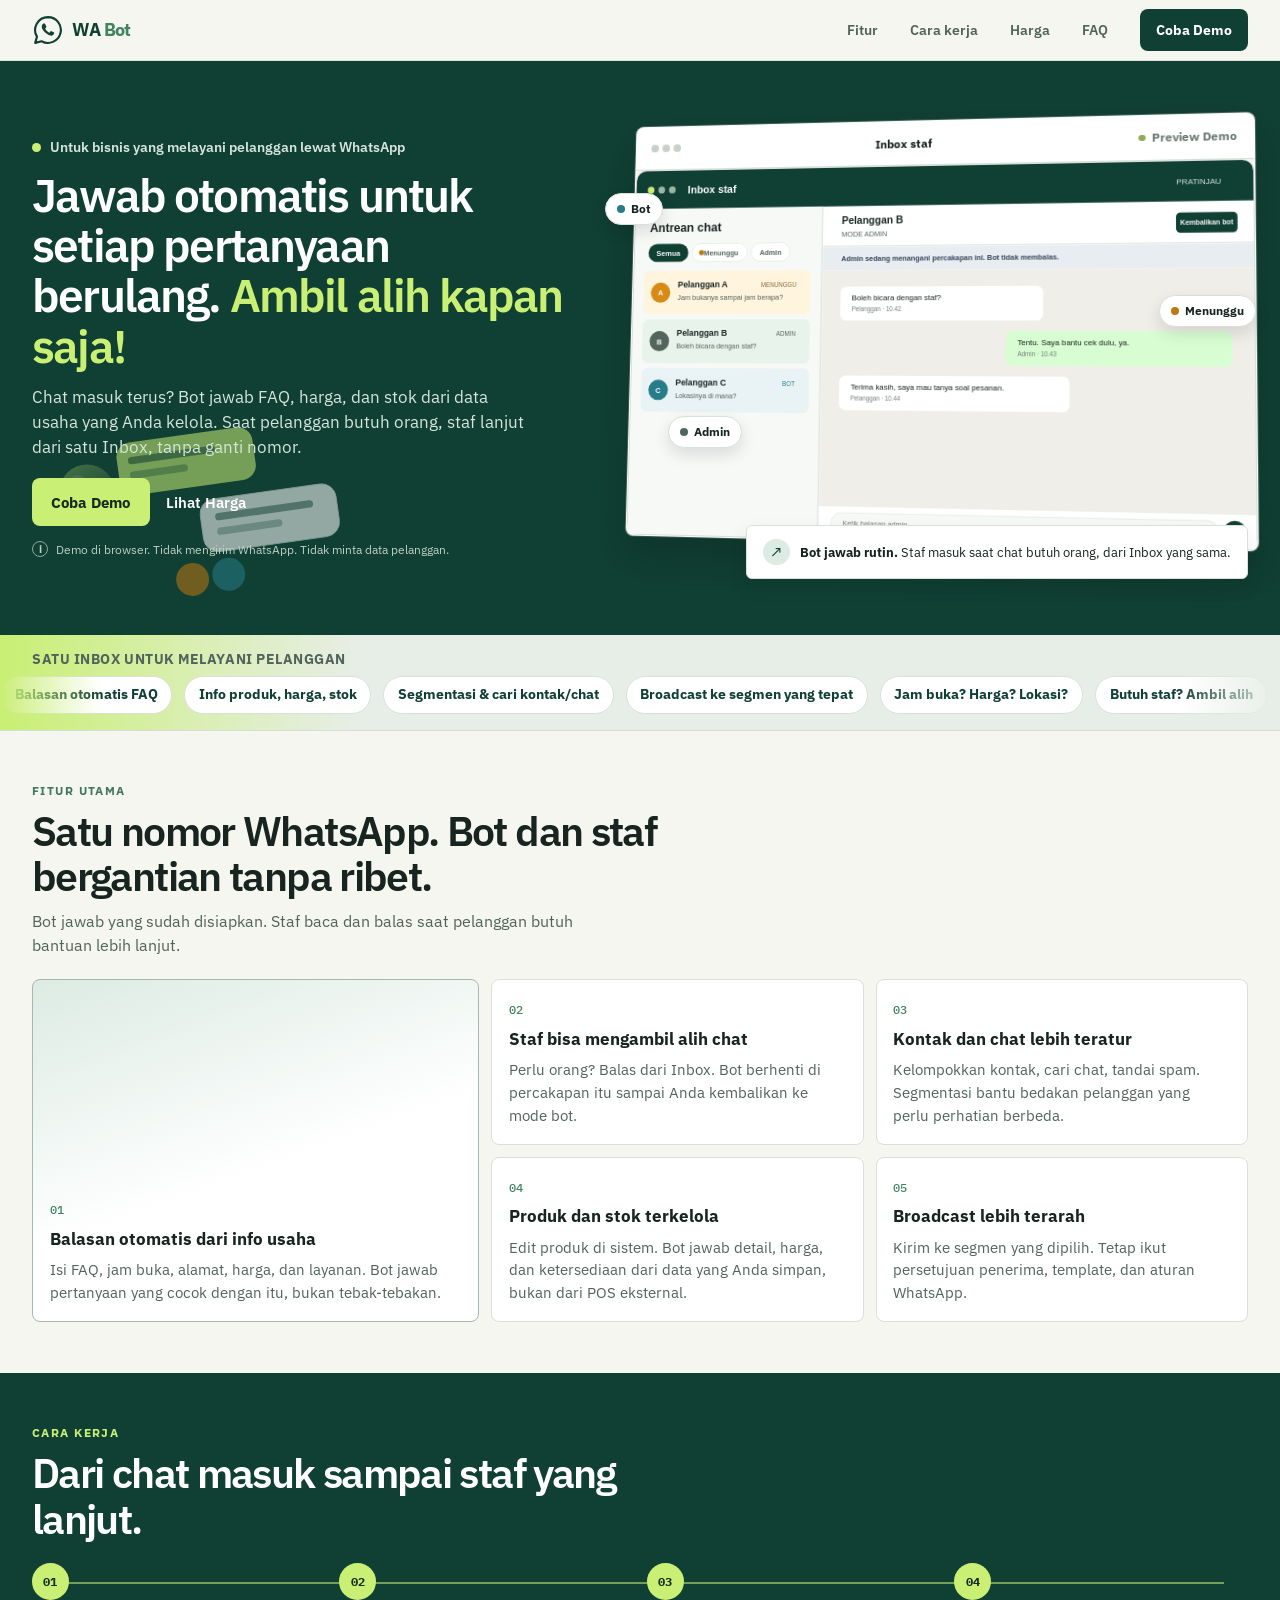
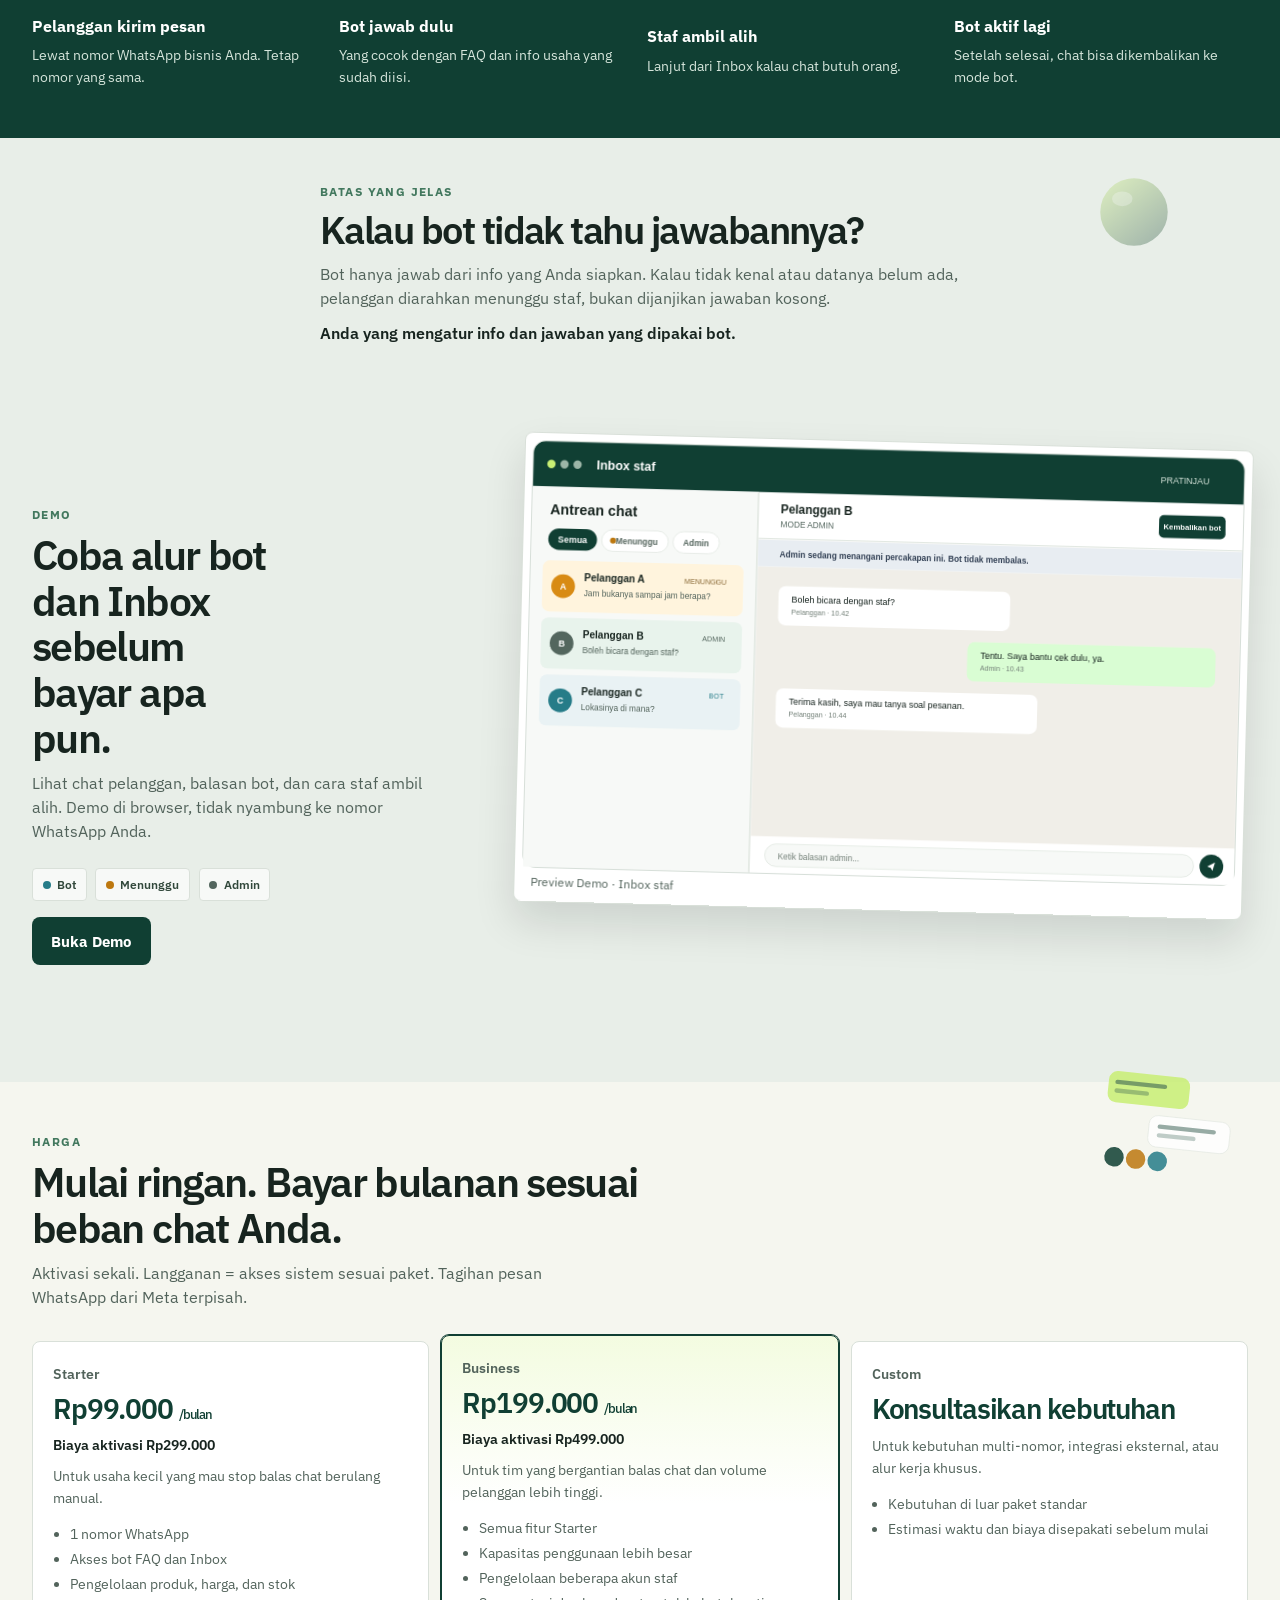
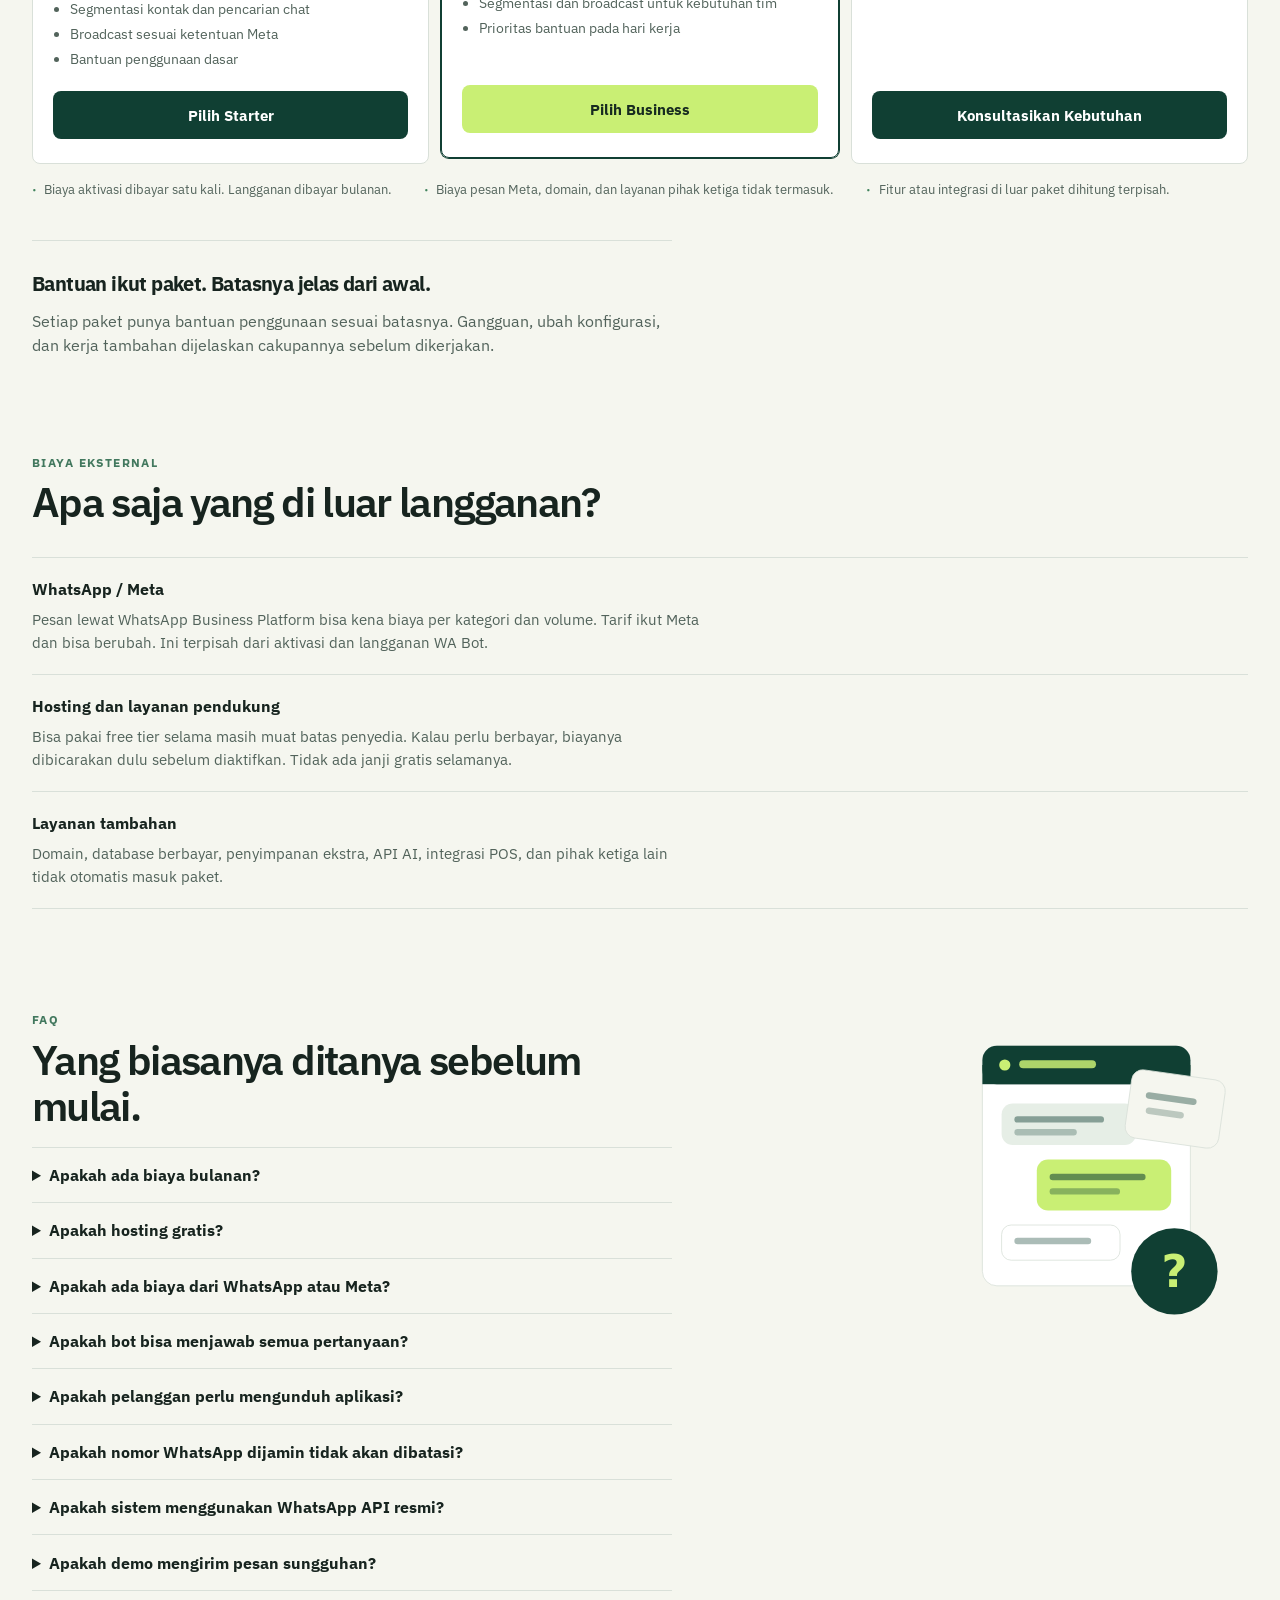
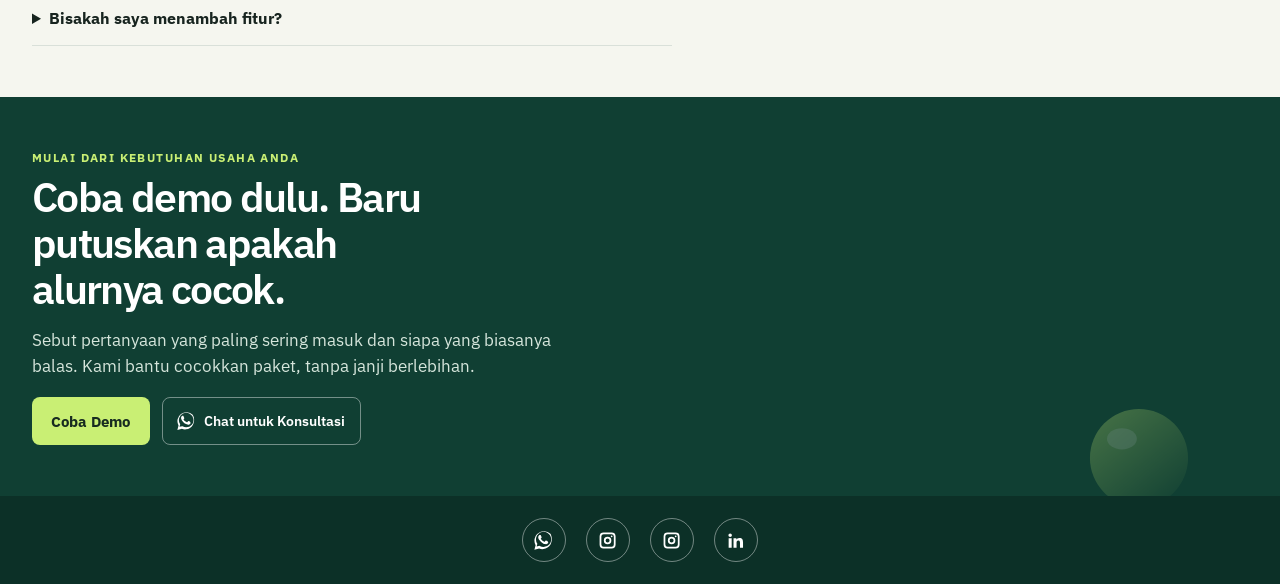
<file: index.html>
<!DOCTYPE html>
<html lang="id">
<head>
  <meta charset="UTF-8" />
  <meta name="viewport" content="width=device-width, initial-scale=1" />
  <meta name="description" content="Bot jawab FAQ, harga, dan stok di WhatsApp. Staf ambil alih chat dari satu Inbox kapan saja." />
  <meta name="theme-color" content="#103f33" />
  <meta name="color-scheme" content="light" />
  <title>WA Bot | Jawab otomatis pertanyaan berulang. Ambil alih kapan saja.</title>
  <link rel="preconnect" href="https://fonts.googleapis.com" />
  <link rel="preconnect" href="https://fonts.gstatic.com" crossorigin />
  <link href="https://fonts.googleapis.com/css2?family=IBM+Plex+Sans:wght@400;500;600;700&family=IBM+Plex+Mono:wght@500&display=swap" rel="stylesheet" />
  <link rel="stylesheet" href="css/styles.css" />
  <link rel="stylesheet" href="css/home.css" />
</head>
<body class="page-home">
  <a class="skip" href="#konten">Langsung ke konten</a>

  <header class="home-header">
    <div class="home-header-inner">
      <a class="home-logo" href="index.html" aria-label="WA Bot, beranda">
        <svg viewBox="0 0 36 36" aria-hidden="true">
          <path d="M18 3.5a14.5 14.5 0 0 0-12.4 22l-2 7 7.2-1.9A14.5 14.5 0 1 0 18 3.5Z" fill="none" stroke="currentColor" stroke-width="2.4" stroke-linejoin="round" />
          <path d="M12.1 11.6c.4-.8.8-.8 1.3-.8h.8c.3 0 .6.2.7.6l1.2 2.8c.1.3.1.6-.1.8l-1 1.2c-.2.2-.2.5 0 .8 1 1.7 2.3 3 4 3.9.3.2.6.1.8-.1l1.1-1.3c.2-.3.6-.4.9-.2l2.7 1.3c.3.2.5.5.4.8-.1.8-.5 1.8-1.3 2.3-.8.6-1.8.8-2.8.6-1.5-.3-3.5-1.2-5.7-3.1-2.5-2.2-3.9-4.9-4.1-6.3-.2-1.1.1-2.3.8-3.3Z" fill="currentColor" />
        </svg>
        <span>WA <b>Bot</b></span>
      </a>
      <nav class="home-nav" aria-label="Navigasi utama">
        <a class="home-nav-link" href="#fitur">Fitur</a>
        <a class="home-nav-link" href="#cara-kerja">Cara kerja</a>
        <a class="home-nav-link" href="#harga">Harga</a>
        <a class="home-nav-link hide-narrow" href="#faq">FAQ</a>
        <a class="home-btn home-btn-small home-btn-dark" href="demo.html">Coba Demo</a>
      </nav>
    </div>
  </header>

  <main id="konten">
    <section class="home-hero" aria-labelledby="hero-title">
      <div class="hero-stage" aria-hidden="true">
        <img class="deco deco-orb deco-orb-a" src="img/deco-orb.svg" width="120" height="120" alt="" />
        <img class="deco deco-orb deco-orb-b" src="img/deco-orb.svg" width="80" height="80" alt="" />
        <img class="deco deco-chat" src="img/deco-chat.svg" width="280" height="220" alt="" />
      </div>
      <div class="home-hero-inner">
        <div class="hero-copy" data-reveal>
          <p class="home-kicker"><span aria-hidden="true"></span> Untuk bisnis yang melayani pelanggan lewat WhatsApp</p>
          <h1 id="hero-title">Jawab otomatis untuk setiap pertanyaan berulang. <em>Ambil alih kapan saja!</em></h1>
          <p class="hero-summary">Chat masuk terus? Bot jawab FAQ, harga, dan stok dari data usaha yang Anda kelola. Saat pelanggan butuh orang, staf lanjut dari satu Inbox, tanpa ganti nomor.</p>
          <div class="home-hero-actions">
            <a class="home-btn home-btn-lime" href="demo.html">Coba Demo</a>
            <a class="hero-text-link" href="#harga">Lihat Harga</a>
          </div>
          <p class="demo-note"><span aria-hidden="true">i</span> Demo di browser. Tidak mengirim WhatsApp. Tidak minta data pelanggan.</p>
        </div>

        <figure class="hero-product" data-reveal>
          <div class="product-scene">
            <div class="product-window">
              <div class="product-window-bar">
                <span class="window-dots" aria-hidden="true"><i></i><i></i><i></i></span>
                <span>Inbox staf</span>
                <span class="window-live"><i aria-hidden="true"></i> Preview Demo</span>
              </div>
              <img
                src="img/inbox-dashboard.svg"
                alt="Preview Demo inbox staf: daftar percakapan dan balasan admin dalam satu layar."
                width="1200"
                height="720"
                fetchpriority="high"
              />
            </div>
            <div class="float-chip float-chip-bot" aria-hidden="true"><i></i> Bot</div>
            <div class="float-chip float-chip-wait" aria-hidden="true"><i></i> Menunggu</div>
            <div class="float-chip float-chip-admin" aria-hidden="true"><i></i> Admin</div>
          </div>
          <figcaption class="hero-product-caption">
            <span class="caption-mark" aria-hidden="true">↗</span>
            <span><b>Bot jawab rutin.</b> Staf masuk saat chat butuh orang, dari Inbox yang sama.</span>
          </figcaption>
        </figure>
      </div>
    </section>

    <section class="question-strip" aria-label="Satu Inbox untuk melayani pelanggan">
      <div class="question-strip-label">Satu Inbox untuk melayani pelanggan</div>
      <div class="question-marquee" data-reveal>
        <div class="question-track">
          <p>Balasan otomatis FAQ</p>
          <p>Info produk, harga, stok</p>
          <p>Segmentasi &amp; cari kontak/chat</p>
          <p>Broadcast ke segmen yang tepat</p>
          <p>Jam buka? Harga? Lokasi?</p>
          <p>Butuh staf? Ambil alih</p>
          <p aria-hidden="true">Balasan otomatis FAQ</p>
          <p aria-hidden="true">Info produk, harga, stok</p>
          <p aria-hidden="true">Segmentasi &amp; cari kontak/chat</p>
          <p aria-hidden="true">Broadcast ke segmen yang tepat</p>
          <p aria-hidden="true">Jam buka? Harga? Lokasi?</p>
          <p aria-hidden="true">Butuh staf? Ambil alih</p>
        </div>
      </div>
    </section>

    <section class="home-section feature-section" id="fitur" aria-labelledby="feature-title">
      <div class="section-heading" data-reveal>
        <p class="section-index">FITUR UTAMA</p>
        <h2 id="feature-title">Satu nomor WhatsApp. Bot dan staf bergantian tanpa ribet.</h2>
        <p>Bot jawab yang sudah disiapkan. Staf baca dan balas saat pelanggan butuh bantuan lebih lanjut.</p>
      </div>
      <ul class="feature-board">
        <li class="feature-lead" data-reveal>
          <span class="feature-icon" aria-hidden="true">01</span>
          <h3>Balasan otomatis dari info usaha</h3>
          <p>Isi FAQ, jam buka, alamat, harga, dan layanan. Bot jawab pertanyaan yang cocok dengan itu, bukan tebak-tebakan.</p>
        </li>
        <li data-reveal>
          <span class="feature-icon" aria-hidden="true">02</span>
          <h3>Staf bisa mengambil alih chat</h3>
          <p>Perlu orang? Balas dari Inbox. Bot berhenti di percakapan itu sampai Anda kembalikan ke mode bot.</p>
        </li>
        <li data-reveal>
          <span class="feature-icon" aria-hidden="true">03</span>
          <h3>Kontak dan chat lebih teratur</h3>
          <p>Kelompokkan kontak, cari chat, tandai spam. Segmentasi bantu bedakan pelanggan yang perlu perhatian berbeda.</p>
        </li>
        <li data-reveal>
          <span class="feature-icon" aria-hidden="true">04</span>
          <h3>Produk dan stok terkelola</h3>
          <p>Edit produk di sistem. Bot jawab detail, harga, dan ketersediaan dari data yang Anda simpan, bukan dari POS eksternal.</p>
        </li>
        <li data-reveal>
          <span class="feature-icon" aria-hidden="true">05</span>
          <h3>Broadcast lebih terarah</h3>
          <p>Kirim ke segmen yang dipilih. Tetap ikut persetujuan penerima, template, dan aturan WhatsApp.</p>
        </li>
      </ul>
    </section>

    <section class="flow-band" id="cara-kerja" aria-labelledby="flow-title">
      <div class="flow-band-inner">
        <div class="section-heading" data-reveal>
          <p class="section-index">CARA KERJA</p>
          <h2 id="flow-title">Dari chat masuk sampai staf yang lanjut.</h2>
        </div>
        <ol class="flow-rail">
          <li data-reveal>
            <span class="flow-number">01</span>
            <div><h3>Pelanggan kirim pesan</h3><p>Lewat nomor WhatsApp bisnis Anda. Tetap nomor yang sama.</p></div>
          </li>
          <li data-reveal>
            <span class="flow-number">02</span>
            <div><h3>Bot jawab dulu</h3><p>Yang cocok dengan FAQ dan info usaha yang sudah diisi.</p></div>
          </li>
          <li data-reveal>
            <span class="flow-number">03</span>
            <div><h3>Staf ambil alih</h3><p>Lanjut dari Inbox kalau chat butuh orang.</p></div>
          </li>
          <li data-reveal>
            <span class="flow-number">04</span>
            <div><h3>Bot aktif lagi</h3><p>Setelah selesai, chat bisa dikembalikan ke mode bot.</p></div>
          </li>
        </ol>
      </div>
    </section>

    <section class="fallback-section" aria-labelledby="fallback-title">
      <img class="deco deco-orb deco-orb-c" src="img/deco-orb.svg" width="100" height="100" alt="" aria-hidden="true" />
      <div class="fallback-inner" data-reveal>
        <p class="section-index">BATAS YANG JELAS</p>
        <h2 id="fallback-title">Kalau bot tidak tahu jawabannya?</h2>
        <p>Bot hanya jawab dari info yang Anda siapkan. Kalau tidak kenal atau datanya belum ada, pelanggan diarahkan menunggu staf, bukan dijanjikan jawaban kosong.</p>
        <p class="fallback-note">Anda yang mengatur info dan jawaban yang dipakai bot.</p>
      </div>
    </section>

    <section class="inbox-section" id="demo" aria-labelledby="demo-title">
      <div class="inbox-section-inner">
        <div class="inbox-copy" data-reveal>
          <p class="section-index">DEMO</p>
          <h2 id="demo-title">Coba alur bot dan Inbox sebelum bayar apa pun.</h2>
          <p>Lihat chat pelanggan, balasan bot, dan cara staf ambil alih. Demo di browser, tidak nyambung ke nomor WhatsApp Anda.</p>
          <ul class="status-key" aria-label="Status chat di inbox">
            <li><span class="status-dot status-bot"></span>Bot</li>
            <li><span class="status-dot status-wait"></span>Menunggu</li>
            <li><span class="status-dot status-admin"></span>Admin</li>
          </ul>
          <a class="home-btn home-btn-dark demo-cta" href="demo.html">Buka Demo</a>
        </div>
        <div class="inbox-visual" data-reveal>
          <div class="inbox-image-wrap is-tilted">
            <img
              src="img/inbox-dashboard.svg"
              alt="Tampilan inbox dengan chat pelanggan, status bot dan admin, serta kolom untuk membalas."
              width="1200"
              height="720"
              loading="lazy"
            />
            <span class="image-caption">Preview Demo · Inbox staf</span>
          </div>
          <img class="deco deco-chat deco-chat-demo" src="img/deco-chat.svg" width="220" height="170" alt="" aria-hidden="true" />
        </div>
      </div>
    </section>

    <section class="home-section price-section" id="harga" aria-labelledby="price-title">
      <div class="section-heading price-heading" data-reveal>
        <p class="section-index">HARGA</p>
        <h2 id="price-title">Mulai ringan. Bayar bulanan sesuai beban chat Anda.</h2>
        <p>Aktivasi sekali. Langganan = akses sistem sesuai paket. Tagihan pesan WhatsApp dari Meta terpisah.</p>
      </div>
      <div class="price-cards">
        <article data-reveal>
          <p>Starter</p>
          <h3>Rp99.000 <span>/bulan</span></h3>
          <p class="price-activation">Biaya aktivasi Rp299.000</p>
          <p class="price-description">Untuk usaha kecil yang mau stop balas chat berulang manual.</p>
          <ul>
            <li>1 nomor WhatsApp</li>
            <li>Akses bot FAQ dan Inbox</li>
            <li>Pengelolaan produk, harga, dan stok</li>
            <li>Segmentasi kontak dan pencarian chat</li>
            <li>Broadcast sesuai ketentuan Meta</li>
            <li>Bantuan penggunaan dasar</li>
          </ul>
          <a class="home-btn home-btn-dark" href="https://wa.me/6281233069610?text=Halo%20Rendy%2C%20saya%20ingin%20paket%20Starter%20WA%20Bot." target="_blank" rel="noopener noreferrer">Pilih Starter</a>
        </article>
        <article class="is-featured" data-reveal>
          <p>Business</p>
          <h3>Rp199.000 <span>/bulan</span></h3>
          <p class="price-activation">Biaya aktivasi Rp499.000</p>
          <p class="price-description">Untuk tim yang bergantian balas chat dan volume pelanggan lebih tinggi.</p>
          <ul>
            <li>Semua fitur Starter</li>
            <li>Kapasitas penggunaan lebih besar</li>
            <li>Pengelolaan beberapa akun staf</li>
            <li>Segmentasi dan broadcast untuk kebutuhan tim</li>
            <li>Prioritas bantuan pada hari kerja</li>
          </ul>
          <a class="home-btn home-btn-lime" href="https://wa.me/6281233069610?text=Halo%20Rendy%2C%20saya%20ingin%20paket%20Business%20WA%20Bot." target="_blank" rel="noopener noreferrer">Pilih Business</a>
        </article>
        <article data-reveal>
          <p>Custom</p>
          <h3>Konsultasikan kebutuhan</h3>
          <p class="price-description">Untuk kebutuhan multi-nomor, integrasi eksternal, atau alur kerja khusus.</p>
          <ul>
            <li>Kebutuhan di luar paket standar</li>
            <li>Estimasi waktu dan biaya disepakati sebelum mulai</li>
          </ul>
          <a class="home-btn home-btn-dark" href="https://wa.me/6281233069610?text=Halo%20Rendy%2C%20saya%20ingin%20konsultasi%20Custom%20WA%20Bot." target="_blank" rel="noopener noreferrer">Konsultasikan Kebutuhan</a>
        </article>
      </div>
      <p class="extra-costs" data-reveal>
        <span>Biaya aktivasi dibayar satu kali. Langganan dibayar bulanan.</span>
        <span>Biaya pesan Meta, domain, dan layanan pihak ketiga tidak termasuk.</span>
        <span>Fitur atau integrasi di luar paket dihitung terpisah.</span>
      </p>
      <div class="support-note" aria-labelledby="support-title" data-reveal>
        <h3 id="support-title">Bantuan ikut paket. Batasnya jelas dari awal.</h3>
        <p>Setiap paket punya bantuan penggunaan sesuai batasnya. Gangguan, ubah konfigurasi, dan kerja tambahan dijelaskan cakupannya sebelum dikerjakan.</p>
      </div>
    </section>

    <section class="home-section costs-section" id="biaya-luar" aria-labelledby="costs-title">
      <div class="section-heading" data-reveal>
        <p class="section-index">BIAYA EKSTERNAL</p>
        <h2 id="costs-title">Apa saja yang di luar langganan?</h2>
      </div>
      <ul class="costs-list">
        <li data-reveal>
          <h3>WhatsApp / Meta</h3>
          <p>Pesan lewat WhatsApp Business Platform bisa kena biaya per kategori dan volume. Tarif ikut Meta dan bisa berubah. Ini terpisah dari aktivasi dan langganan WA Bot.</p>
        </li>
        <li data-reveal>
          <h3>Hosting dan layanan pendukung</h3>
          <p>Bisa pakai free tier selama masih muat batas penyedia. Kalau perlu berbayar, biayanya dibicarakan dulu sebelum diaktifkan. Tidak ada janji gratis selamanya.</p>
        </li>
        <li data-reveal>
          <h3>Layanan tambahan</h3>
          <p>Domain, database berbayar, penyimpanan ekstra, API AI, integrasi POS, dan pihak ketiga lain tidak otomatis masuk paket.</p>
        </li>
      </ul>
    </section>

    <section class="home-section faq-section" id="faq" aria-labelledby="faq-title">
      <div class="faq-layout">
        <div class="faq-main">
          <div class="section-heading" data-reveal>
            <p class="section-index">FAQ</p>
            <h2 id="faq-title">Yang biasanya ditanya sebelum mulai.</h2>
          </div>
          <div class="faq-list" data-reveal>
            <details>
              <summary>Apakah ada biaya bulanan?</summary>
              <p>Ya. Ada biaya langganan sesuai paket, selain biaya aktivasi satu kali. Biaya penggunaan WhatsApp dari Meta dihitung terpisah.</p>
            </details>
            <details>
              <summary>Apakah hosting gratis?</summary>
              <p>Hosting dapat memakai free tier selama kebutuhan masih sesuai batas dan ketentuan penyedia. Jika perlu layanan berbayar, biayanya akan dijelaskan dan disetujui lebih dulu.</p>
            </details>
            <details>
              <summary>Apakah ada biaya dari WhatsApp atau Meta?</summary>
              <p>Bisa ada. Biaya WhatsApp Business Platform mengikuti kategori pesan, negara penerima, dan pemakaian. Biaya tersebut tidak termasuk biaya aktivasi maupun langganan WA Bot.</p>
            </details>
            <details>
              <summary>Apakah bot bisa menjawab semua pertanyaan?</summary>
              <p>Tidak. Bot menjawab berdasarkan FAQ dan informasi yang Anda siapkan. Pertanyaan di luar informasi tersebut perlu ditangani staf.</p>
            </details>
            <details>
              <summary>Apakah pelanggan perlu mengunduh aplikasi?</summary>
              <p>Tidak perlu aplikasi tambahan. Pelanggan menghubungi nomor WhatsApp bisnis yang digunakan pada implementasi.</p>
            </details>
            <details>
              <summary>Apakah nomor WhatsApp dijamin tidak akan dibatasi?</summary>
              <p>Tidak. Integrasi resmi bukan jaminan bebas pembatasan. Pengiriman pesan harus mematuhi kebijakan WhatsApp, termasuk persetujuan penerima dan ketentuan template untuk pesan tertentu.</p>
            </details>
            <details>
              <summary>Apakah sistem menggunakan WhatsApp API resmi?</summary>
              <p>Ya. Sistem menggunakan WhatsApp Business Platform dari Meta melalui integrasi resmi. Penggunaan tetap mengikuti kebijakan WhatsApp dan biaya pesan Meta yang berlaku.</p>
            </details>
            <details>
              <summary>Apakah demo mengirim pesan sungguhan?</summary>
              <p>Tidak. Demo hanya simulasi browser untuk memperlihatkan alur pelanggan dan Inbox staf.</p>
            </details>
            <details>
              <summary>Bisakah saya menambah fitur?</summary>
              <p>Bisa dievaluasi. Kebutuhan, estimasi waktu, dan biaya akan disepakati sebelum pekerjaan dimulai.</p>
            </details>
          </div>
        </div>
        <aside class="faq-visual" aria-hidden="true" data-reveal>
          <img src="img/faq-ask.svg" width="360" height="420" alt="" loading="lazy" />
        </aside>
      </div>
    </section>

    <section class="contact-section" aria-labelledby="contact-title">
      <img class="deco deco-orb deco-orb-d" src="img/deco-orb.svg" width="140" height="140" alt="" aria-hidden="true" />
      <div class="contact-inner" data-reveal>
        <p class="section-index">MULAI DARI KEBUTUHAN USAHA ANDA</p>
        <h2 id="contact-title">Coba demo dulu. Baru putuskan apakah alurnya cocok.</h2>
        <p class="contact-lede">Sebut pertanyaan yang paling sering masuk dan siapa yang biasanya balas. Kami bantu cocokkan paket, tanpa janji berlebihan.</p>
        <div class="contact-actions">
          <a class="home-btn home-btn-lime" href="demo.html">Coba Demo</a>
          <a class="contact-wa" href="https://wa.me/6281233069610?text=Halo%20Rendy%2C%20saya%20ingin%20membahas%20WA%20Bot." target="_blank" rel="noopener noreferrer">
            <svg viewBox="0 0 24 24" aria-hidden="true"><path d="M20.5 3.5A11.8 11.8 0 0 0 2 17.7L.5 23.5l5.9-1.5A11.8 11.8 0 0 0 22.2 11.6a11.8 11.8 0 0 0-1.7-8.1ZM12 20a9.5 9.5 0 0 1-4.8-1.3l-.4-.2-3.5.9.9-3.4-.2-.4A9.5 9.5 0 1 1 12 20Zm5.2-7.1c-.3-.2-1.8-.9-2.1-1-.3-.1-.5-.2-.7.2-.2.3-.8 1-1 1.2-.2.2-.4.2-.7.1-.3-.2-1.3-.5-2.4-1.5-.9-.8-1.5-1.8-1.7-2.1-.2-.3 0-.5.1-.6.1-.1.3-.4.5-.5.2-.2.2-.3.3-.5.1-.2 0-.4 0-.5-.1-.2-.7-1.7-1-2.3-.2-.6-.5-.5-.7-.5h-.6c-.2 0-.5.1-.8.4-.3.3-1.1 1.1-1.1 2.6s1.1 3 1.2 3.2c.2.2 2.2 3.4 5.3 4.7.7.3 1.3.5 1.7.6.7.2 1.4.2 1.9.1.6-.1 1.8-.7 2.1-1.4.3-.7.3-1.3.2-1.4-.1-.1-.3-.2-.6-.4Z"/></svg>
            Chat untuk Konsultasi
          </a>
        </div>
      </div>
    </section>
  </main>

  <footer class="home-footer" aria-label="Kontak">
    <a href="https://wa.me/6281233069610" target="_blank" rel="noopener noreferrer" aria-label="WhatsApp Rendy" title="WhatsApp">
      <svg viewBox="0 0 24 24" aria-hidden="true"><path d="M20.5 3.5A11.8 11.8 0 0 0 2 17.7L.5 23.5l5.9-1.5A11.8 11.8 0 0 0 22.2 11.6a11.8 11.8 0 0 0-1.7-8.1ZM12 20a9.5 9.5 0 0 1-4.8-1.3l-.4-.2-3.5.9.9-3.4-.2-.4A9.5 9.5 0 1 1 12 20Zm5.2-7.1c-.3-.2-1.8-.9-2.1-1-.3-.1-.5-.2-.7.2-.2.3-.8 1-1 1.2-.2.2-.4.2-.7.1-.3-.2-1.3-.5-2.4-1.5-.9-.8-1.5-1.8-1.7-2.1-.2-.3 0-.5.1-.6.1-.1.3-.4.5-.5.2-.2.2-.3.3-.5.1-.2 0-.4 0-.5-.1-.2-.7-1.7-1-2.3-.2-.6-.5-.5-.7-.5h-.6c-.2 0-.5.1-.8.4-.3.3-1.1 1.1-1.1 2.6s1.1 3 1.2 3.2c.2.2 2.2 3.4 5.3 4.7.7.3 1.3.5 1.7.6.7.2 1.4.2 1.9.1.6-.1 1.8-.7 2.1-1.4.3-.7.3-1.3.2-1.4-.1-.1-.3-.2-.6-.4Z"/></svg>
    </a>
    <a href="https://www.instagram.com/tuntaskannow/" target="_blank" rel="noopener noreferrer" aria-label="Instagram WA Bot, Tuntaskan Now" title="Instagram WA Bot">
      <svg viewBox="0 0 24 24" aria-hidden="true"><path d="M7 2h10a5 5 0 0 1 5 5v10a5 5 0 0 1-5 5H7a5 5 0 0 1-5-5V7a5 5 0 0 1 5-5Zm0 2.2A2.8 2.8 0 0 0 4.2 7v10A2.8 2.8 0 0 0 7 19.8h10a2.8 2.8 0 0 0 2.8-2.8V7A2.8 2.8 0 0 0 17 4.2H7Zm5 3.1a4.7 4.7 0 1 1 0 9.4 4.7 4.7 0 0 1 0-9.4Zm0 2.2a2.5 2.5 0 1 0 0 5 2.5 2.5 0 0 0 0-5Zm5.1-3.9a1.1 1.1 0 1 1 0 2.2 1.1 1.1 0 0 1 0-2.2Z"/></svg>
    </a>
    <a href="https://www.instagram.com/ren.jofana/" target="_blank" rel="noopener noreferrer" aria-label="Instagram Rendy" title="Instagram">
      <svg viewBox="0 0 24 24" aria-hidden="true"><path d="M7 2h10a5 5 0 0 1 5 5v10a5 5 0 0 1-5 5H7a5 5 0 0 1-5-5V7a5 5 0 0 1 5-5Zm0 2.2A2.8 2.8 0 0 0 4.2 7v10A2.8 2.8 0 0 0 7 19.8h10a2.8 2.8 0 0 0 2.8-2.8V7A2.8 2.8 0 0 0 17 4.2H7Zm5 3.1a4.7 4.7 0 1 1 0 9.4 4.7 4.7 0 0 1 0-9.4Zm0 2.2a2.5 2.5 0 1 0 0 5 2.5 2.5 0 0 0 0-5Zm5.1-3.9a1.1 1.1 0 1 1 0 2.2 1.1 1.1 0 0 1 0-2.2Z"/></svg>
    </a>
    <a href="https://www.linkedin.com/search/results/people/?keywords=Rendy%20Yofana%20Kusuma" target="_blank" rel="noopener noreferrer" aria-label="Cari Rendy Yofana Kusuma di LinkedIn" title="LinkedIn">
      <svg viewBox="0 0 24 24" aria-hidden="true"><path d="M5.2 3A2.2 2.2 0 1 1 5.2 7.4 2.2 2.2 0 0 1 5.2 3ZM3.3 9h3.8v12H3.3V9Zm6.1 0H13v1.6h.1c.5-.9 1.7-1.9 3.6-1.9 3.9 0 4.6 2.5 4.6 5.7V21h-3.8v-5.8c0-1.4 0-3.3-2-3.3s-2.3 1.5-2.3 3.2V21H9.4V9Z"/></svg>
    </a>
  </footer>
  <script src="js/motion.js" defer></script>
</body>
</html>
</file>
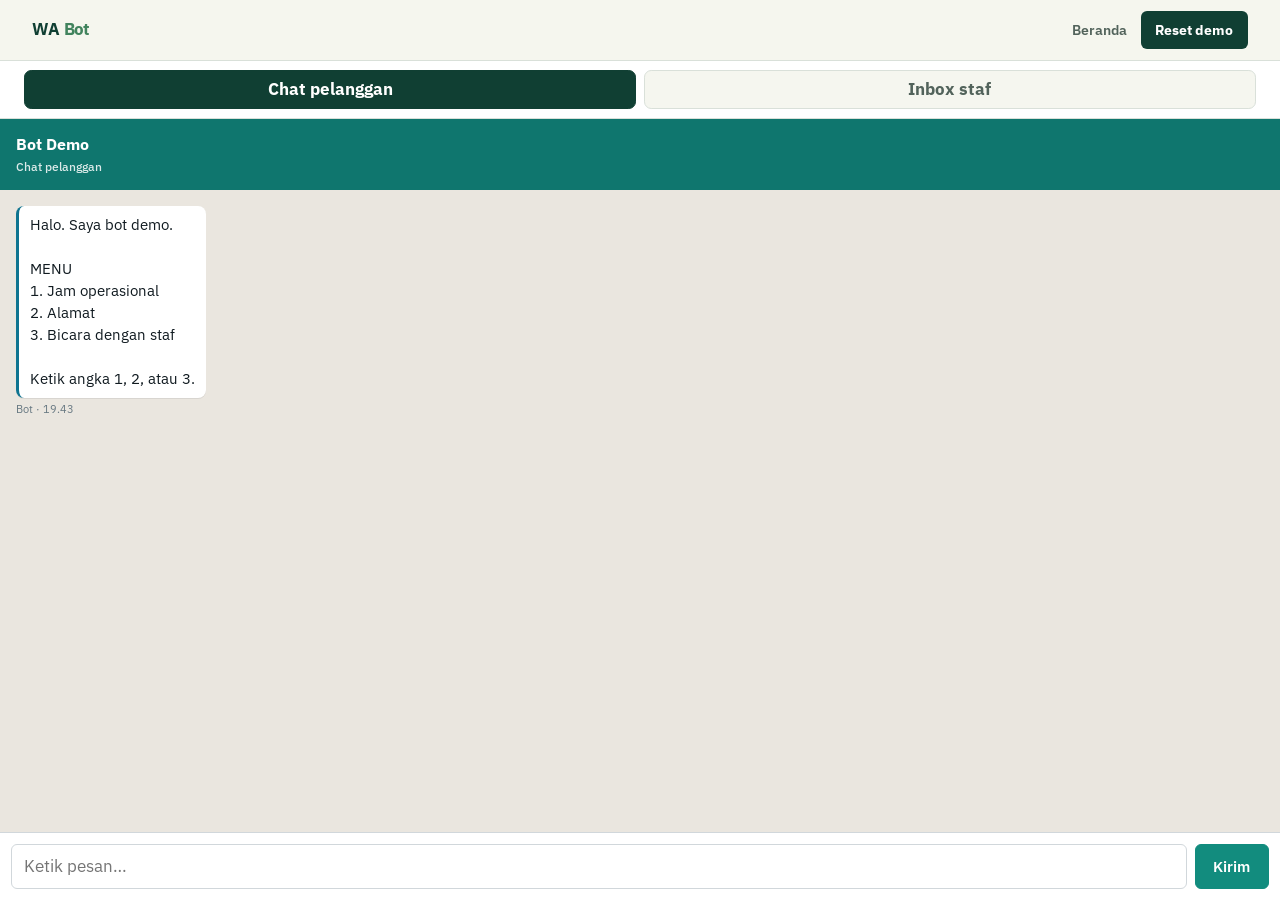
<file: demo.html>
<!DOCTYPE html>
<html lang="id">
<head>
  <meta charset="UTF-8" />
  <meta name="viewport" content="width=device-width, initial-scale=1" />
  <meta name="description" content="Demo bot WhatsApp plus inbox staf. Simulasi di browser, data di perangkat Anda." />
  <meta name="theme-color" content="#103f33" />
  <title>Demo · WA Bot</title>
  <link rel="preconnect" href="https://fonts.googleapis.com" />
  <link rel="preconnect" href="https://fonts.gstatic.com" crossorigin />
  <link href="https://fonts.googleapis.com/css2?family=IBM+Plex+Mono:wght@500&family=IBM+Plex+Sans:wght@400;500;600;700&display=swap" rel="stylesheet" />
  <meta name="color-scheme" content="light" />
  <link rel="stylesheet" href="css/styles.css" />
</head>
<body class="page-demo">
  <a class="skip" href="#demo-app">Langsung ke demo</a>

  <header class="demo-chrome">
    <div class="demo-chrome-inner">
      <a class="demo-logo" href="index.html" aria-label="WA Bot, beranda">WA <b>Bot</b></a>
      <nav class="demo-nav" aria-label="Navigasi demo">
        <a href="index.html">Beranda</a>
        <button type="button" class="demo-reset" id="btn-reset">Reset demo</button>
      </nav>
    </div>
  </header>

  <div class="view-switch" role="tablist" aria-label="Ganti jendela">
    <button type="button" class="tab is-active" role="tab" aria-selected="true" data-view="user">Chat pelanggan</button>
    <button type="button" class="tab" role="tab" aria-selected="false" data-view="inbox">Inbox staf</button>
  </div>

  <main class="demo-app" id="demo-app">
    <section class="user-pane is-on" id="pane-user" aria-label="Chat pelanggan">
      <div class="user-head">
        <strong>Bot Demo</strong>
        <span class="sub">Chat pelanggan</span>
      </div>
      <div class="chat-log user-log" id="user-log" aria-live="polite"></div>
      <form class="composer" id="form-user">
        <label class="visually-hidden" for="input-user">Pesan</label>
        <input id="input-user" name="message" type="text" autocomplete="off" placeholder="Ketik pesan…" required maxlength="500" />
        <button class="btn btn-brand text-light" type="submit">Kirim</button>
      </form>
    </section>

    <section class="inbox-pane" id="pane-inbox" aria-label="Inbox staf" hidden>
      <div class="list-col" id="list-col">
        <div class="list-head">
          <div class="list-head-top">
            <strong>Antrean chat</strong>
            <span class="live on"><span class="live-dot" aria-hidden="true"></span> Demo aktif</span>
          </div>
          <div class="list-filters" role="group" aria-label="Filter antrean">
            <button type="button" class="chip on" data-filter="all">Semua <span class="n" id="n-all">0</span></button>
            <button type="button" class="chip" data-filter="wait">Menunggu <span class="n" id="n-wait">0</span></button>
            <button type="button" class="chip admin" data-filter="admin">Admin <span class="n" id="n-admin">0</span></button>
            <button type="button" class="chip bot" data-filter="bot">Bot <span class="n" id="n-bot">0</span></button>
          </div>
        </div>
        <div class="list-search">
          <span class="search-icon" aria-hidden="true">
            <svg viewBox="0 0 24 24" width="16" height="16"><path fill="currentColor" d="M10.5 3a7.5 7.5 0 0 1 5.9 12.1l3.8 3.7a1 1 0 0 1-1.4 1.4l-3.8-3.7A7.5 7.5 0 1 1 10.5 3Zm0 2a5.5 5.5 0 1 0 0 11 5.5 5.5 0 0 0 0-11Z"/></svg>
          </span>
          <label class="visually-hidden" for="search-inbox">Cari chat</label>
          <input id="search-inbox" type="search" placeholder="Cari chat…" autocomplete="off" />
        </div>
        <div class="chat-list colorize" id="chat-list"></div>
      </div>

      <div class="thread-col" id="thread-col">
        <div class="thread-head" id="thread-head">
          <button type="button" class="btn-back-list" id="btn-back-list" aria-label="Kembali ke daftar kontak" hidden>
            <span aria-hidden="true">←</span>
          </button>
          <div class="thread-title">
            <strong id="thread-name">Pilih chat</strong>
            <span class="head-mode" id="head-mode"></span>
          </div>
          <div class="thread-actions">
            <button type="button" class="btn btn-small btn-ghost-light" id="btn-takeover" hidden>Ambil alih</button>
            <button type="button" class="btn btn-small btn-ghost-light" id="btn-return-bot" hidden>Kembalikan bot</button>
          </div>
        </div>
        <div class="mode-banner" id="mode-banner" hidden></div>
        <div class="chat-log staff-log" id="staff-log"></div>
        <div class="composer staff-composer">
          <label class="visually-hidden" for="input-staff">Balasan staf</label>
          <input id="input-staff" type="text" placeholder="Ambil alih dulu untuk membalas…" maxlength="500" disabled />
          <button class="btn btn-brand" type="button" id="btn-reply" disabled>Kirim</button>
        </div>
      </div>
    </section>
  </main>

  <script src="js/demo.js" defer></script>
</body>
</html>
</file>
<file: css/styles.css>
:root {
  /* Brand tokens — selaras DESIGN.md / home.css (Minimalism) */
  --ink: #17241f;
  --paper: #f5f6ef;
  --panel: #ffffff;
  --line: #d9e0d9;
  --muted: #52635b;
  --brand: #103f33;
  --brand2: #41835d;
  --brand-deep: #0c3027;
  --accent: #e3a940;
  --user-head: #0f766e;
  --bot-head: #0e7490;
  --admin-head: #475569;
  --chat-bg: #eae6df;
  --mine: #d9fdd3;
  --wait: #bd780f;
  --sans: "IBM Plex Sans", system-ui, sans-serif;
  --mono: "IBM Plex Mono", ui-monospace, monospace;
  --max: 72rem;
  --radius: 6px;
  --focus: 3px solid var(--accent);
  --pad-x: clamp(1.25rem, 4vw, 2rem);
  --pad-y: clamp(2.75rem, 5vw, 3.75rem);
  --duration: 180ms;
  --shadow: none;
}

*,
*::before,
*::after {
  box-sizing: border-box;
}

html {
  scroll-behavior: smooth;
  scroll-padding-top: 5rem;
}

section[id] {
  scroll-margin-top: 5rem;
}

body {
  margin: 0;
  font-family: var(--sans);
  color: var(--ink);
  background: var(--paper);
  line-height: 1.5;
  font-size: 1.0625rem;
}

a {
  color: inherit;
  text-decoration: none;
}

button,
input {
  font: inherit;
}

a:focus-visible,
button:focus-visible,
input:focus-visible {
  outline: var(--focus);
  outline-offset: 2px;
}

.skip {
  position: absolute;
  left: 1rem;
  top: -4rem;
  z-index: 40;
  padding: 0.5rem 0.75rem;
  background: var(--panel);
  border: 1px solid var(--line);
}

.skip:focus {
  top: 1rem;
}

.top {
  display: flex;
  align-items: center;
  justify-content: space-between;
  gap: 1rem;
  padding: 0.85rem clamp(1rem, 4vw, 2rem);
  background: var(--panel);
  border-bottom: 1px solid var(--line);
  position: sticky;
  top: 0;
  z-index: 20;
}

.logo {
  font-weight: 700;
  font-size: 1.1rem;
  letter-spacing: -0.02em;
}

.logo span {
  color: var(--brand2);
}

.nav {
  display: flex;
  gap: 1rem;
  align-items: center;
  font-weight: 500;
  font-size: 0.95rem;
}

.nav a:hover {
  color: var(--brand2);
}

.btn {
  display: inline-flex;
  align-items: center;
  justify-content: center;
  min-height: 2.75rem;
  padding: 0.55rem 1.1rem;
  border-radius: var(--radius);
  font-weight: 600;
  font-size: 0.95rem;
  border: 1.5px solid transparent;
  cursor: pointer;
  background: transparent;
  color: inherit;
}

.btn:disabled {
  opacity: 0.5;
  cursor: not-allowed;
}

.btn-brand {
  background: var(--brand2);
  color: #fff !important;
  border-color: var(--brand2);
}

.btn-brand:hover:not(:disabled) {
  background: var(--brand-deep);
  border-color: var(--brand-deep);
}

.btn-ghost {
  border-color: var(--ink);
  color: var(--ink);
}

.btn-ghost:hover:not(:disabled) {
  background: var(--ink);
  color: var(--paper);
}

.btn-ghost-light {
  border-color: rgba(255, 255, 255, 0.55);
  color: #fff;
  background: rgba(0, 0, 0, 0.18);
  min-height: 2.25rem;
  padding: 0.35rem 0.7rem;
  font-size: 0.8rem;
}

.btn-ghost-light:hover:not(:disabled) {
  background: rgba(0, 0, 0, 0.3);
}

.btn-small {
  min-height: 2.25rem;
  padding: 0.35rem 0.75rem;
  font-size: 0.85rem;
}

.btn-icon {
  width: 2.75rem;
  min-height: 2.75rem;
  padding: 0;
}

.btn-icon svg {
  width: 1.25rem;
  height: 1.25rem;
  display: block;
}



/* Homepage */
.hero {
  width: min(100%, var(--max));
  margin: 0 auto;
  padding: var(--pad-y) var(--pad-x);
}

.hero h1 {
  margin: 0;
  font-size: clamp(1.9rem, 4vw, 3.1rem);
  line-height: 1.15;
  letter-spacing: -0.02em;
  max-width: 16ch;
}

.eyebrow {
  margin: 0 0 0.65rem;
  font-size: 0.95rem;
  font-weight: 600;
  color: var(--brand-deep);
}

.ask {
  list-style: none;
  margin: 1.25rem 0 0;
  padding: 0;
  display: grid;
  gap: 0.5rem;
  max-width: 28rem;
}

.ask li {
  margin: 0;
  padding: 0.7rem 0.9rem;
  background: var(--paper);
  border-left: 4px solid var(--brand2);
  font-size: 1.05rem;
}

.fit {
  margin: 0;
  padding-left: 1.15rem;
  color: var(--muted);
  max-width: 40rem;
}

.fit li + li {
  margin-top: 0.35rem;
}

.lede {
  margin: 1rem 0 0;
  color: var(--muted);
  max-width: 38rem;
}

.cta-row {
  display: flex;
  flex-wrap: wrap;
  gap: 0.75rem;
  margin-top: 1.5rem;
}

.note {
  margin: 0.85rem 0 0;
  font-size: 0.85rem;
  color: var(--muted);
}

.preview-label {
  font-family: var(--mono);
  font-size: 0.7rem;
  letter-spacing: 0.04em;
  text-transform: uppercase;
  opacity: 0.65;
  margin: 0 0 0.65rem;
}

.mock-inbox {
  display: grid;
  gap: 0.65rem;
  min-height: 18rem;
}

@media (min-width: 640px) {
  .mock-inbox {
    grid-template-columns: 0.9fr 1.1fr;
  }
}

.mock-side,
.mock-chat {
  background: #fff;
  color: var(--ink);
  border-radius: 10px;
  overflow: hidden;
  min-height: 16rem;
  display: flex;
  flex-direction: column;
}

.mock-side-head {
  display: flex;
  justify-content: space-between;
  align-items: center;
  padding: 0.65rem 0.75rem;
  background: var(--brand);
  color: #fff;
  font-size: 0.9rem;
}

.live-pill {
  font-size: 0.7rem;
  font-weight: 600;
  background: rgba(255, 255, 255, 0.18);
  padding: 0.2rem 0.45rem;
  border-radius: 999px;
}

.mock-chips {
  display: flex;
  flex-wrap: wrap;
  gap: 0.35rem;
  padding: 0.5rem 0.65rem;
  background: var(--brand);
}

.mock-chips .chip {
  font-size: 0.68rem;
  padding: 0.25rem 0.5rem;
  border-radius: 999px;
  background: rgba(255, 255, 255, 0.14);
  color: #fff;
}

.mock-chips .chip.on {
  background: #fff;
  color: var(--brand);
  font-weight: 600;
}

.mock-item {
  display: flex;
  gap: 0.6rem;
  padding: 0.65rem 0.75rem;
  border-bottom: 1px solid #f0f2f5;
  font-size: 0.8rem;
}

.mock-item.active {
  background: #d8f3e4;
  border-left: 3px solid #22a06b;
}

.mock-item p {
  margin: 0.15rem 0 0;
  color: var(--muted);
  white-space: nowrap;
  overflow: hidden;
  text-overflow: ellipsis;
  max-width: 14ch;
}

.mock-row {
  display: flex;
  justify-content: space-between;
  gap: 0.35rem;
  align-items: baseline;
}

.mock-row span {
  font-family: var(--mono);
  font-size: 0.65rem;
  color: #166534;
  font-weight: 700;
}

.av {
  width: 2.1rem;
  height: 2.1rem;
  border-radius: 50%;
  display: inline-flex;
  align-items: center;
  justify-content: center;
  color: #fff;
  font-size: 0.7rem;
  font-weight: 700;
  flex-shrink: 0;
}

.av.admin {
  background: linear-gradient(145deg, #34d399, #15803d);
}

.av.bot {
  background: linear-gradient(145deg, #60a5fa, #2563eb);
}

.mock-chat-head {
  display: flex;
  justify-content: space-between;
  align-items: center;
  padding: 0.65rem 0.75rem;
  color: #fff;
  font-size: 0.85rem;
  font-weight: 600;
}

.mock-chat-head.is-admin {
  background: var(--admin-head);
}

.mock-chat-head.is-bot {
  background: var(--bot-head);
}

.mode-tag {
  font-size: 0.68rem;
  background: rgba(255, 255, 255, 0.2);
  padding: 0.2rem 0.45rem;
  border-radius: 6px;
}

.mock-banner {
  font-size: 0.72rem;
  font-weight: 600;
  padding: 0.45rem 0.75rem;
}

.mock-banner.is-admin {
  background: #e2e8f0;
  color: #1e293b;
}

.mock-bubbles {
  flex: 1;
  padding: 0.75rem;
  background: var(--chat-bg);
  display: flex;
  flex-direction: column;
  gap: 0.45rem;
}

.mock-bubbles .b {
  max-width: 88%;
  padding: 0.45rem 0.6rem;
  border-radius: 8px;
  font-size: 0.8rem;
  background: #fff;
}

.mock-bubbles .b.bot {
  background: #fff;
}

.mock-bubbles .b.staff {
  background: #fff;
  border-left: 3px solid var(--admin-head);
}

.mock-bubbles .b.them {
  align-self: flex-end;
  background: var(--mine);
}

.section {
  width: min(100%, var(--max));
  margin: 0 auto;
  padding: var(--pad-y) var(--pad-x);
}

.section-alt {
  box-sizing: border-box;
  width: 100%;
  max-width: none;
  background: var(--panel);
  border-block: 1px solid var(--line);
  padding-block: var(--pad-y);
  padding-inline: max(var(--pad-x), calc((100% - var(--max)) / 2 + var(--pad-x)));
}

.section h2 {
  margin: 0 0 0.75rem;
  font-size: clamp(1.35rem, 2.6vw, 1.75rem);
  max-width: 22em;
  line-height: 1.25;
}

.section > p {
  margin: 0 0 1rem;
  color: var(--muted);
  max-width: 38rem;
}

.points {
  list-style: none;
  margin: 0;
  padding: 0;
  border-top: 1px solid var(--line);
}

.points li {
  padding: 1rem 0;
  border-bottom: 1px solid var(--line);
  display: grid;
  gap: 0.25rem;
}

.points strong {
  font-size: 1.05rem;
}

.points span {
  color: var(--muted);
}

.flow {
  list-style: none;
  margin: 0;
  padding: 0;
  display: grid;
  gap: 0.75rem;
  max-width: 64rem;
}

.flow li {
  display: flex;
  gap: 0.75rem;
  align-items: flex-start;
  padding: 0.85rem 1rem;
  background: var(--panel);
  border: 1px solid var(--line);
  border-radius: var(--radius);
}

.flow span {
  flex-shrink: 0;
  width: 1.75rem;
  height: 1.75rem;
  border-radius: 6px;
  background: var(--brand);
  color: #fff;
  display: inline-flex;
  align-items: center;
  justify-content: center;
  font-weight: 700;
  font-size: 0.85rem;
}

@media (min-width: 640px) {
  .flow {
    grid-template-columns: repeat(2, minmax(0, 1fr));
  }
}

@media (min-width: 1024px) {
  .flow {
    grid-template-columns: repeat(4, minmax(0, 1fr));
  }
}

.price-list {
  display: grid;
  gap: 0;
  border: 1px solid var(--line);
  border-radius: var(--radius);
  background: var(--panel);
  overflow: hidden;
}

.price-row {
  display: grid;
  gap: 0.5rem;
  padding: 1.1rem 1.2rem;
  border-bottom: 1px solid var(--line);
}

.price-row:last-child {
  border-bottom: 0;
}

@media (min-width: 720px) {
  .price-row {
    grid-template-columns: 1fr auto;
    align-items: center;
    gap: 1.5rem;
  }
}

.price-row strong {
  display: block;
  font-size: 1.05rem;
}

.price-row span {
  display: block;
  color: var(--muted);
  font-size: 0.95rem;
  margin-top: 0.2rem;
}

.price-num {
  margin: 0;
  font-weight: 700;
  font-size: 1.05rem;
  color: var(--brand-deep);
  white-space: nowrap;
}

.limits {
  background: var(--panel);
  border: 1px solid var(--line);
  border-radius: var(--radius);
  padding: 1.25rem;
}

.section-alt .limits {
  background: var(--paper);
}

.limits ul {
  margin: 0.35rem 0 0;
  padding-left: 1.2rem;
  color: var(--muted);
}

.limits li + li {
  margin-top: 0.35rem;
}

.close {
  text-align: left;
}

.foot {
  padding: 1.25rem clamp(1rem, 4vw, 2rem);
  border-top: 1px solid var(--line);
  color: var(--muted);
  font-size: 0.9rem;
  display: flex;
  flex-wrap: wrap;
  justify-content: space-between;
  gap: 0.5rem;
  background: var(--panel);
}

/* Demo chrome = homepage; jendela chat tetap warna produk. */
.page-demo {
  --demo-ink: #17241f;
  --demo-muted: #52635b;
  --demo-paper: #f5f6ef;
  --demo-green: #103f33;
  --demo-green-hover: #205849;
  --demo-green-mid: #41835d;
  --demo-lime: #c9ef74;
  --demo-line: #d9e0d9;
  --demo-header-bg: color-mix(in srgb, var(--demo-paper) 96%, transparent);
  --demo-radius: 6px;
  --demo-duration: 180ms;
  height: 100vh;
  height: 100dvh;
  overflow: hidden;
  display: flex;
  flex-direction: column;
  background: var(--demo-paper);
  color: var(--demo-ink);
}


.page-demo .demo-chrome {
  flex-shrink: 0;
  background: var(--demo-header-bg);
  border-bottom: 1px solid var(--demo-line);
}

.page-demo .demo-chrome-inner {
  width: min(100% - 2rem, 76rem);
  min-height: 3.75rem;
  margin: 0 auto;
  display: flex;
  align-items: center;
  justify-content: space-between;
  gap: 1rem;
}

.page-demo .demo-logo {
  color: var(--demo-green);
  font-size: 1.05rem;
  font-weight: 700;
  letter-spacing: -0.03em;
}

.page-demo .demo-logo b {
  color: var(--demo-green-mid);
}

.page-demo .demo-nav {
  display: flex;
  align-items: center;
  gap: 0.85rem;
}

.page-demo .demo-nav a {
  color: var(--demo-muted);
  font-size: 0.9rem;
  font-weight: 600;
}

.page-demo .demo-nav a:hover {
  color: var(--demo-ink);
  text-decoration: underline;
  text-underline-offset: 0.25em;
}

.page-demo .demo-reset {
  min-height: 2.35rem;
  padding: 0.4rem 0.85rem;
  border: 1px solid transparent;
  border-radius: var(--demo-radius);
  background: var(--demo-green);
  color: #fff;
  font-size: 0.85rem;
  font-weight: 700;
  cursor: pointer;
  transition: background-color var(--demo-duration) ease;
}

.page-demo .demo-reset:hover {
  background: var(--demo-green-hover);
}

.page-demo .demo-reset:focus-visible {
  outline: var(--focus);
  outline-offset: 2px;
}

.page-demo .visually-hidden {
  position: absolute;
  width: 1px;
  height: 1px;
  padding: 0;
  margin: -1px;
  overflow: hidden;
  clip: rect(0, 0, 0, 0);
  white-space: nowrap;
  border: 0;
}

.view-switch {
  display: flex;
  gap: 0.45rem;
  flex-shrink: 0;
  padding: 0.55rem clamp(1rem, 3vw, 1.5rem);
  background: var(--panel);
  border-bottom: 1px solid var(--demo-line);
}


.view-switch .tab {
  flex: 1;
  min-height: 2.45rem;
  border: 1.5px solid var(--demo-line);
  background: var(--demo-paper);
  color: var(--demo-muted);
  border-radius: 0.45rem;
  cursor: pointer;
  font-weight: 700;
}

.view-switch .tab.is-active {
  background: var(--demo-green);
  border-color: var(--demo-green);
  color: #fff;
}

.view-switch .tab:hover:not(.is-active) {
  border-color: #a8bdb1;
  color: var(--demo-ink);
}

.demo-app {
  /* Jendela chat produk: selalu light, tidak ikut chrome dark mode */
  --ink: #111b21;
  --paper: #f0f2f5;
  --panel: #ffffff;
  --line: #d1d7db;
  --muted: #667781;
  --brand: #075e54;
  --brand2: #128c7e;
  --brand-deep: #054c44;
  flex: 1;
  min-height: 0;
  display: flex;
  flex-direction: column;
  color: var(--ink);
  background: var(--panel);
}

.demo-app input,
.demo-app button:not(.btn-ghost-light):not(.btn-back-list):not(.chip),
.demo-app .item,
.demo-app .preview,
.demo-app .empty {
  color: var(--ink);
}

.demo-app .list-search input,
.demo-app .composer input {
  color: var(--ink);
  background: var(--panel);
}

.user-pane,
.inbox-pane {
  flex: 1;
  min-height: 0;
  display: none;
  flex-direction: column;
  background: var(--panel);
  width: 100%;
}

.user-pane.is-on {
  display: flex;
}

.inbox-pane.is-active {
  display: grid;
  width: 100%;
  height: 100%;
  min-height: 0;
  grid-template-columns: minmax(16rem, 22rem) minmax(0, 1fr);
}

.list-col,
.thread-col {
  min-width: 0;
  min-height: 0;
  overflow: hidden;
}

.user-head {
  display: flex;
  flex-direction: column;
  gap: 0.1rem;
  padding: 0.85rem 1rem;
  background: var(--user-head);
  color: #fff;
  flex-shrink: 0;
}

.user-head strong {
  display: block;
  font-size: 1rem;
}

.user-head .sub {
  display: block;
  font-size: 0.75rem;
  opacity: 0.85;
  font-weight: 500;
}

.head-hint {
  font-size: 0.75rem;
  font-weight: 600;
  opacity: 0.9;
}

.chat-log {
  flex: 1;
  overflow-y: auto;
  padding: 1rem;
  background: var(--chat-bg);
  min-height: 14rem;
}

.msg {
  display: flex;
  flex-direction: column;
  margin-bottom: 0.65rem;
  max-width: 88%;
}

.msg.user {
  margin-left: auto;
  align-items: flex-end;
}

.msg.bot,
.msg.staff {
  margin-right: auto;
  align-items: flex-start;
}

.msg.system {
  margin-left: auto;
  margin-right: auto;
  align-items: center;
  max-width: min(28rem, 92%);
  text-align: center;
}

.msg .body {
  padding: 0.5rem 0.7rem;
  border-radius: 8px;
  white-space: pre-wrap;
  font-size: 0.92rem;
  box-shadow: 0 1px 0.5px rgba(11, 20, 26, 0.08);
}

.msg.user .body {
  background: var(--mine);
  color: var(--ink);
}

.msg.bot .body {
  background: #fff;
  border-left: 3px solid var(--bot-head);
}

.msg.staff .body {
  background: #fff;
  border-left: 3px solid var(--admin-head);
}

.msg.system .body {
  background: #fff7e6;
  color: #78350f;
  font-size: 0.85rem;
  border: 1px solid #f5d48a;
}

.msg .meta {
  font-size: 0.7rem;
  color: var(--muted);
  margin-top: 0.2rem;
}

.composer {
  display: grid;
  grid-template-columns: 1fr auto;
  gap: 0.5rem;
  padding: 0.7rem;
  border-top: 1px solid var(--line);
  background: var(--panel);
}

.composer input {
  width: 100%;
  min-height: 2.75rem;
  padding: 0.55rem 0.75rem;
  border: 1.5px solid var(--line);
  border-radius: var(--radius);
}

.inbox-pane {
  min-height: 0;
  background: var(--panel);
}

.list-col {
  display: flex;
  flex-direction: column;
  min-height: 0;
  border-right: 1px solid var(--line);
  background: var(--panel);
}

.list-head {
  padding: 0.65rem 0.75rem;
  background: var(--brand);
  color: #fff;
  display: flex;
  flex-direction: column;
  gap: 0.55rem;
  flex-shrink: 0;
}

.list-head-top {
  display: flex;
  justify-content: space-between;
  align-items: center;
  gap: 0.5rem;
}

.live {
  display: inline-flex;
  align-items: center;
  gap: 0.35rem;
  font-size: 0.75rem;
  font-weight: 600;
}

.live-dot {
  width: 0.45rem;
  height: 0.45rem;
  border-radius: 50%;
  background: #f87171;
}

.live.on .live-dot {
  background: #4ade80;
}

.list-filters {
  display: flex;
  gap: 0.35rem;
  overflow-x: auto;
}

.btn-back-list {
  display: none;
  align-items: center;
  justify-content: center;
  width: 2.4rem;
  height: 2.4rem;
  margin-right: 0.35rem;
  border: 0;
  border-radius: 0.4rem;
  background: rgba(255, 255, 255, 0.14);
  color: #fff;
  font-size: 1.15rem;
  line-height: 1;
  cursor: pointer;
  flex-shrink: 0;
}

.btn-back-list:hover {
  background: rgba(255, 255, 255, 0.24);
}

.list-filters .chip {
  flex-shrink: 0;
  border: 0;
  background: rgba(255, 255, 255, 0.12);
  color: #fff;
  border-radius: 999px;
  padding: 0.35rem 0.6rem;
  font-size: 0.72rem;
  cursor: pointer;
  display: inline-flex;
  align-items: center;
  gap: 0.3rem;
}

.list-filters .chip.on {
  background: #fff;
  color: var(--brand);
  font-weight: 700;
}

.list-filters .chip .n {
  font-size: 0.65rem;
  min-width: 1rem;
  height: 1rem;
  padding: 0 0.3rem;
  border-radius: 8px;
  background: rgba(0, 0, 0, 0.18);
  display: inline-flex;
  align-items: center;
  justify-content: center;
}

.list-filters .chip.on .n {
  background: rgba(7, 94, 84, 0.12);
  color: var(--brand);
}

.list-filters .chip.bot.on {
  color: #1565c0;
}

.list-filters .chip.admin.on {
  color: #1b7a4b;
}

.list-search {
  position: relative;
  padding: 0.65rem 0.75rem;
  background: #f0f2f5;
  border-bottom: 1px solid #e8e8e8;
  flex-shrink: 0;
}

.list-search .search-icon {
  position: absolute;
  left: 1.25rem;
  top: 50%;
  transform: translateY(-50%);
  color: #667781;
  pointer-events: none;
  display: inline-flex;
}

.list-search input {
  width: 100%;
  border: 0;
  border-radius: 8px;
  padding: 0.55rem 0.75rem 0.55rem 2.25rem;
  background: #fff;
}

.list-search input::-webkit-search-decoration,
.list-search input::-webkit-search-cancel-button,
.list-search input::-webkit-search-results-button {
  -webkit-appearance: none;
  appearance: none;
  display: none;
}

.chat-list {
  flex: 1;
  overflow-y: auto;
  min-height: 0;
  background: #fff;
}

.item {
  display: flex;
  gap: 0.75rem;
  align-items: flex-start;
  padding: 0.75rem 0.85rem;
  border-bottom: 1px solid #f0f2f5;
  border-left: 3px solid transparent;
  cursor: pointer;
  width: 100%;
  text-align: left;
  background: #fff;
  border-right: 0;
  border-top: 0;
  color: inherit;
}

.item:hover {
  background: #f7f8f9;
}

.colorize .item.st-wait {
  background: #fff8e8;
  border-left-color: #f5a623;
}

.colorize .item.st-bot {
  background: #eef5ff;
  border-left-color: #3b82f6;
}

.colorize .item.st-admin {
  background: #eefaf3;
  border-left-color: #22a06b;
}

.colorize .item.st-wait.active {
  background: #ffe9b8;
}

.colorize .item.st-bot.active {
  background: #d9e9ff;
}

.colorize .item.st-admin.active {
  background: #d8f3e4;
}

.item .avatar {
  width: 2.5rem;
  height: 2.5rem;
  border-radius: 50%;
  flex-shrink: 0;
  display: inline-flex;
  align-items: center;
  justify-content: center;
  font-size: 0.8rem;
  font-weight: 700;
  color: #fff;
}

.item .avatar.wait {
  background: linear-gradient(145deg, #f5a623, #d97706);
}

.item .avatar.bot {
  background: linear-gradient(145deg, #60a5fa, #2563eb);
}

.item .avatar.admin {
  background: linear-gradient(145deg, #34d399, #15803d);
}

.item-main {
  min-width: 0;
  flex: 1;
}

.item .top-line {
  display: flex;
  justify-content: space-between;
  gap: 0.5rem;
  align-items: baseline;
}

.item .wa {
  font-weight: 600;
  font-size: 0.92rem;
  overflow: hidden;
  text-overflow: ellipsis;
  white-space: nowrap;
}

.item .time {
  font-size: 0.72rem;
  color: var(--muted);
  flex-shrink: 0;
}

.item .preview {
  margin: 0.2rem 0 0;
  padding: 0;
  border-radius: 0;
  box-shadow: none;
  background: transparent;
  font-size: 0.82rem;
  color: var(--muted);
  overflow: hidden;
  text-overflow: ellipsis;
  white-space: nowrap;
}

.item .pills {
  display: flex;
  gap: 0.3rem;
  margin-top: 0.3rem;
}

.pill {
  font-family: var(--mono);
  font-size: 0.62rem;
  font-weight: 700;
  padding: 0.12rem 0.4rem;
  border-radius: 999px;
}

.pill.bot {
  background: #dbeafe;
  color: #1d4ed8;
}

.pill.admin {
  background: #bbf7d0;
  color: #166534;
}

.pill.wait {
  background: #fde68a;
  color: #92400e;
}

.empty {
  color: var(--muted);
  padding: 1.5rem 1rem;
  text-align: center;
  font-size: 0.9rem;
}

.thread-col {
  display: flex;
  flex-direction: column;
  min-height: 0;
  background: var(--panel);
}

.thread-head {
  display: flex;
  justify-content: flex-start;
  align-items: center;
  gap: 0.5rem;
  padding: 0.7rem 1rem;
  color: #fff;
  background: var(--bot-head);
  flex-shrink: 0;
  min-height: 3.25rem;
}

.thread-head .thread-title {
  flex: 1;
  min-width: 0;
}

.thread-head .thread-actions {
  margin-left: auto;
}

.thread-head.is-bot {
  background: var(--bot-head);
}

.thread-head.is-admin {
  background: var(--admin-head);
}

.thread-head.is-wait {
  background: var(--wait);
}

.thread-head.is-empty {
  background: #374151;
}

.thread-title strong {
  display: block;
  font-size: 0.95rem;
}

.head-mode {
  display: inline-block;
  margin-top: 0.2rem;
  font-size: 0.68rem;
  font-weight: 700;
  letter-spacing: 0.03em;
  background: rgba(255, 255, 255, 0.2);
  padding: 0.15rem 0.45rem;
  border-radius: 5px;
}

.thread-actions {
  display: flex;
  gap: 0.4rem;
  flex-shrink: 0;
}

.mode-banner {
  display: flex;
  align-items: center;
  gap: 0.55rem;
  padding: 0.55rem 0.9rem;
  font-size: 0.8rem;
  font-weight: 600;
  flex-shrink: 0;
  border-bottom: 1px solid rgba(0, 0, 0, 0.08);
}

.mode-banner .tag {
  flex-shrink: 0;
  padding: 0.15rem 0.45rem;
  border-radius: 4px;
  font-size: 0.68rem;
  color: #fff;
}

.mode-banner.is-bot {
  background: #cffafe;
  color: #0e7490;
}

.mode-banner.is-bot .tag {
  background: #0891b2;
}

.mode-banner.is-admin {
  background: #e2e8f0;
  color: #1e293b;
}

.mode-banner.is-admin .tag {
  background: #475569;
}

.mode-banner.is-wait {
  background: #fde68a;
  color: #78350f;
}

.mode-banner.is-wait .tag {
  background: #d97706;
}

.staff-log {
  background: var(--chat-bg);
}

.foot-demo {
  flex-shrink: 0;
  background: #111b21;
  color: #aebac1;
  border-top-color: #222d34;
}

.foot-demo a:hover {
  color: #25d366;
}

@media (max-width: 640px) {
  .nav .hide-narrow {
    display: none;
  }

  .cta-row {
    flex-direction: column;
  }

  .cta-row .btn {
    width: 100%;
  }

  .hero h1 {
    max-width: none;
  }
}

.shot {
  margin: 0;
}

.shot img {
  display: block;
  width: 100%;
  height: min(24rem, 56vw);
  object-fit: cover;
  object-position: left top;
  border-radius: 12px;
  border: 1px solid var(--line);
  background: #0b141a;
}

.shot figcaption {
  margin-top: 0.45rem;
  font-size: 0.85rem;
  color: var(--muted);
}

.status-figure {
  margin: 1.25rem 0 0;
  max-width: 64rem;
}

.status-figure img {
  display: block;
  width: 100%;
  height: auto;
  aspect-ratio: 1440 / 500;
  border: 1px solid var(--line);
  border-radius: 12px;
  background: #eaf0f2;
}

@media (max-width: 640px) {
  .status-figure img {
    aspect-ratio: 620 / 1180;
  }
}

.status-figure figcaption {
  margin-top: 0.45rem;
  font-size: 0.85rem;
  color: var(--muted);
}

.lead-benefit {
  margin: 0 0 1.25rem;
  max-width: 40rem;
  font-size: clamp(1.15rem, 2.4vw, 1.4rem);
  line-height: 1.4;
  color: var(--ink);
}

.lead-benefit strong {
  display: block;
  margin-bottom: 0.35rem;
}

.benefit-rest {
  list-style: none;
  margin: 0;
  padding: 0;
  display: grid;
  gap: 0;
  border-top: 1px solid var(--line);
}

.benefit-rest li {
  padding: 0.9rem 0;
  border-bottom: 1px solid var(--line);
  display: grid;
  gap: 0.2rem;
}

.benefit-rest li:first-child {
  padding: 1.15rem 0 1.15rem 0.9rem;
  border-left: 4px solid var(--brand2);
}

.benefit-rest span {
  color: var(--muted);
}


@media (max-width: 720px) {
  .page-demo .demo-chrome-inner {
    width: min(100% - 1.5rem, 76rem);
  }

  .inbox-pane.is-active {
    grid-template-columns: minmax(0, 1fr);
    grid-template-rows: minmax(0, 1fr);
    position: relative;
  }

  .inbox-pane.is-active .list-col,
  .inbox-pane.is-active .thread-col {
    grid-column: 1;
    grid-row: 1;
    height: 100%;
  }

  .inbox-pane.is-active .list-col {
    display: flex;
    z-index: 1;
  }

  .inbox-pane.is-active .thread-col {
    display: none;
    z-index: 2;
  }

  .inbox-pane.is-active.show-thread .list-col {
    display: none;
  }

  .inbox-pane.is-active.show-thread .thread-col {
    display: flex;
    flex-direction: column;
  }

  .btn-back-list {
    display: inline-flex;
  }

  .btn-back-list[hidden] {
    display: none;
  }

  .thread-head {
    gap: 0.35rem;
  }

  .thread-title {
    flex: 1;
    min-width: 0;
  }

  .inbox-pane .staff-log {
    min-height: 0;
  }
}

@media (prefers-reduced-motion: reduce) {
  html {
    scroll-behavior: auto;
  }
}
</file>
<file: css/home.css>
/* Homepage tokens — Minimalism / Swiss, brand hijau paper (DESIGN.md) */
.page-home {
  --home-ink: #17241f;
  --home-ink-soft: #31483b;
  --home-muted: #52635b;
  --home-paper: #f5f6ef;
  --home-surface: #e8eee8;
  --home-surface-2: #e7eee7;
  --home-white: #ffffff;
  --home-green: #103f33;
  --home-green-hover: #205849;
  --home-green-mid: #41835d;
  --home-green-label: #42785e;
  --home-green-flow: #58836b;
  --home-green-light: #dcebe3;
  --home-green-tint: #e6eee6;
  --home-lime: #c9ef74;
  --home-lime-hover: #dcf69f;
  --home-lime-ink: #172b20;
  --home-border: #d9e0d9;
  --home-border-strong: #d5dfd6;
  --home-border-chip: #ccd9ce;
  --home-on-green: #ffffff;
  --home-on-green-muted: #d5e5db;
  --home-on-green-soft: #bed0c5;
  --home-on-green-line: #8eaa9b;
  --home-focus: #e3a940;
  --home-footer: #0c3027;
  --home-status-bot: #267c88;
  --home-status-wait: #bd780f;
  --home-status-admin: #53665e;
  --home-live: #8caa58;
  --home-dot: #c7d0c9;
  --home-window-muted: #687970;
  --home-window-bg: #f4f4f0;
  --home-header-bg: color-mix(in srgb, var(--home-paper) 96%, transparent);
  --home-scrim: rgba(0, 20, 13, 0.08);
  --home-on-green-border: color-mix(in srgb, var(--home-on-green) 42%, transparent);
  --home-on-green-fill: color-mix(in srgb, var(--home-on-green) 10%, transparent);
  --home-max: 76rem;
  --home-pad-x: 1.5rem;
  --home-header-h: 3.75rem;
  --home-radius: 0.25rem;
  --home-radius-md: 0.375rem;
  --home-radius-lg: 0.5rem;
  --home-shadow: none;
  --home-shadow-lift: 0 0.5rem 1.25rem var(--home-scrim);
  --home-duration: 180ms;
  --home-ease: ease;
  min-width: 320px;
  background: var(--home-paper);
  color: var(--home-ink);
  font-size: 1rem;
}


.page-home section[id] {
  scroll-margin-top: 5.5rem;
}

.home-header {
  position: sticky;
  z-index: 20;
  top: 0;
  background: var(--home-header-bg);
  border-bottom: 1px solid var(--home-border);
}

.home-header-inner {
  width: min(100% - 3rem, var(--home-max));
  min-height: var(--home-header-h);
  margin: 0 auto;
  display: flex;
  align-items: center;
  justify-content: space-between;
  gap: 1.5rem;
}

.home-logo {
  display: inline-flex;
  align-items: center;
  gap: 0.5rem;
  color: var(--home-green);
  font-size: 1.1rem;
  font-weight: 700;
  letter-spacing: -0.04em;
}

.home-logo svg {
  display: block;
  width: 2rem;
  height: 2rem;
}

.home-logo b {
  color: var(--home-green-mid);
}

.home-nav {
  display: flex;
  align-items: center;
  gap: clamp(1rem, 3vw, 2rem);
}

.home-nav-link {
  color: var(--home-muted);
  font-size: 0.9rem;
  font-weight: 600;
}

.home-nav-link:hover,
.hero-text-link:hover {
  text-decoration: underline;
  text-underline-offset: 0.25em;
}

.home-btn {
  min-height: 3rem;
  padding: 0.75rem 1.15rem;
  display: inline-flex;
  align-items: center;
  justify-content: center;
  gap: 0.6rem;
  border: 1px solid transparent;
  border-radius: var(--home-radius-lg);
  font-size: 0.95rem;
  font-weight: 700;
  line-height: 1.2;
  cursor: pointer;
  transition:
    background-color var(--home-duration) var(--home-ease),
    color var(--home-duration) var(--home-ease),
    border-color var(--home-duration) var(--home-ease);
}

.home-btn:focus-visible,
.home-footer a:focus-visible,
.contact-wa:focus-visible {
  outline: 3px solid var(--home-focus);
  outline-offset: 3px;
}

.home-btn-small {
  min-height: 2.65rem;
  padding: 0.6rem 0.95rem;
  font-size: 0.88rem;
}

.home-btn-dark {
  background: var(--home-green);
  color: var(--home-on-green);
}

.home-btn-dark:hover {
  background: var(--home-green-hover);
}

.home-btn-lime {
  background: var(--home-lime);
  color: var(--home-lime-ink);
}

.home-btn-lime:hover {
  background: var(--home-lime-hover);
}


.home-hero {
  overflow: hidden;
  background: var(--home-green);
  color: var(--home-on-green);
}

.home-hero-inner {
  width: min(100% - 3rem, var(--home-max));
  min-height: 0;
  margin: 0 auto;
  padding: clamp(2.25rem, 4.5vw, 3.5rem) 0;
  display: grid;
  grid-template-columns: minmax(0, 0.92fr) minmax(0, 1.08fr);
  align-items: center;
  gap: clamp(1.5rem, 4vw, 3rem);
}

.hero-copy {
  max-width: 34rem;
}

.home-kicker {
  margin: 0 0 0.75rem;
  display: flex;
  align-items: center;
  gap: 0.6rem;
  color: var(--home-on-green-muted);
  font-size: 0.87rem;
  font-weight: 600;
}

.home-kicker span {
  width: 0.55rem;
  height: 0.55rem;
  flex: 0 0 auto;
  border-radius: 50%;
  background: var(--home-lime);
}

.hero-copy h1 {
  max-width: 16em;
  margin: 0;
  font-size: clamp(1.95rem, 3.6vw, 2.85rem);
  font-weight: 600;
  letter-spacing: -0.04em;
  line-height: 1.1;
}

.hero-copy h1 em {
  color: var(--home-lime);
  font-style: normal;
}

.hero-summary {
  max-width: 31rem;
  margin: 0.9rem 0 0;
  color: var(--home-on-green-muted);
  font-size: clamp(1.02rem, 1.3vw, 1.12rem);
  line-height: 1.5;
}

.home-hero-actions {
  margin-top: 1.15rem;
  display: flex;
  flex-wrap: wrap;
  align-items: center;
  gap: 1rem;
}

.hero-text-link {
  color: var(--home-on-green);
  font-size: 0.95rem;
  font-weight: 600;
}

.demo-note {
  margin: 0.85rem 0 0;
  display: flex;
  align-items: center;
  gap: 0.5rem;
  color: var(--home-on-green-soft);
  font-size: 0.78rem;
}

.demo-note span {
  width: 1rem;
  height: 1rem;
  border: 1px solid var(--home-on-green-line);
  border-radius: 50%;
  display: inline-flex;
  align-items: center;
  justify-content: center;
  font-size: 0.67rem;
  font-weight: 700;
}

.hero-product {
  min-width: 0;
  margin: 0;
}

.product-window {
  overflow: hidden;
  border: 1px solid var(--home-on-green-border);
  border-radius: var(--home-radius-lg);
  background: var(--home-window-bg);
  box-shadow: var(--home-shadow);
}

.product-window-bar {
  min-height: 2.8rem;
  padding: 0 1rem;
  display: flex;
  align-items: center;
  justify-content: space-between;
  gap: 0.8rem;
  background: var(--home-white);
  color: var(--home-ink);
  font-size: 0.78rem;
  font-weight: 700;
  border-bottom: 1px solid var(--home-border);
}

.window-dots {
  display: flex;
  gap: 0.28rem;
}

.window-dots i {
  width: 0.48rem;
  height: 0.48rem;
  border-radius: 50%;
  background: var(--home-dot);
}

.window-live {
  display: inline-flex;
  align-items: center;
  gap: 0.35rem;
  color: var(--home-window-muted);
  font-size: 0.72rem;
}

.window-live i {
  width: 0.42rem;
  height: 0.42rem;
  border-radius: 50%;
  background: var(--home-live);
}

.product-window img {
  display: block;
  width: 100%;
  height: auto;
}

.hero-product-caption {
  width: fit-content;
  max-width: calc(100% - 1rem);
  margin: -1rem 0 0 auto;
  padding: 0.8rem 1rem;
  position: relative;
  display: flex;
  align-items: center;
  gap: 0.65rem;
  border: 1px solid var(--home-border);
  border-radius: var(--home-radius-md);
  background: var(--home-white);
  color: var(--home-ink);
  font-size: 0.84rem;
  box-shadow: var(--home-shadow-lift);
}

.caption-mark {
  width: 1.65rem;
  height: 1.65rem;
  flex: 0 0 auto;
  border-radius: 50%;
  display: inline-flex;
  align-items: center;
  justify-content: center;
  background: var(--home-green-light);
  color: var(--home-green);
  font-size: 1rem;
}

.question-strip {
  background: var(--home-surface-2);
  border-bottom: 1px solid var(--home-border-strong);
}

.question-strip-inner {
  width: min(100% - 3rem, var(--home-max));
  min-height: 5rem;
  margin: 0 auto;
  display: flex;
  align-items: center;
  justify-content: space-between;
  gap: 1rem;
}

.question-strip-inner > span {
  color: var(--home-muted);
  font-size: 0.85rem;
  font-weight: 600;
}

.question-strip-inner p {
  margin: 0;
  color: var(--home-green);
  font-size: 0.92rem;
  font-weight: 700;
}

.home-section {
  width: min(100% - 3rem, var(--home-max));
  margin: 0 auto;
  padding: clamp(2.25rem, 4vw, 3.5rem) 0;
}

.section-heading {
  max-width: 40rem;
}

.section-index {
  margin: 0 0 0.5rem;
  color: var(--home-green-label);
  font-size: 0.74rem;
  font-weight: 700;
  letter-spacing: 0.12em;
}

.section-heading h2,
.inbox-copy h2,
.contact-inner h2 {
  margin: 0;
  font-size: clamp(1.65rem, 3.2vw, 2.55rem);
  font-weight: 600;
  letter-spacing: -0.04em;
  line-height: 1.12;
}

.section-heading > p:last-child,
.inbox-copy > p:not(.section-index) {
  max-width: 35rem;
  margin: 0.65rem 0 0;
  color: var(--home-muted);
  font-size: 1rem;
  line-height: 1.5;
}

.feature-list {
  margin: 2.5rem 0 0;
  padding: 0;
  list-style: none;
  display: grid;
  grid-template-columns: repeat(2, minmax(0, 1fr));
  gap: 0;
  border-top: 1px solid var(--home-border);
}

.feature-list li {
  padding: 1.35rem 1.5rem 1.35rem 0;
  border-bottom: 1px solid var(--home-border);
}

.feature-list li:nth-child(even) {
  padding-left: 1.5rem;
  border-left: 1px solid var(--home-border);
}

.feature-list h3 {
  margin: 0;
  font-size: 1.05rem;
  font-weight: 700;
}

.feature-list p {
  margin: 0.45rem 0 0;
  color: var(--home-muted);
  font-size: 0.92rem;
  line-height: 1.55;
}

.simple-flow {
  margin: 3rem 0 0;
  padding: 0;
  display: grid;
  grid-template-columns: repeat(3, minmax(0, 1fr));
  list-style: none;
  border-top: 1px solid var(--home-border);
}

.simple-flow.flow-four {
  grid-template-columns: repeat(4, minmax(0, 1fr));
}

.simple-flow li {
  min-width: 0;
  padding: 1.4rem 1.5rem 0 0;
  display: flex;
  align-items: flex-start;
  gap: 1rem;
}

.simple-flow li + li {
  padding-left: 1.5rem;
  border-left: 1px solid var(--home-border);
}

.flow-number {
  color: var(--home-green-flow);
  font-family: var(--mono);
  font-size: 0.78rem;
  font-weight: 500;
}

.simple-flow h3 {
  margin: 0;
  font-size: 1rem;
  font-weight: 700;
}

.simple-flow p {
  margin: 0.45rem 0 0;
  color: var(--home-muted);
  font-size: 0.9rem;
  line-height: 1.5;
}

.inbox-section {
  background: var(--home-surface);
}

.inbox-section-inner {
  width: min(100% - 3rem, var(--home-max));
  margin: 0 auto;
  padding: clamp(2.25rem, 4vw, 3.5rem) 0;
  display: grid;
  grid-template-columns: minmax(15rem, 0.72fr) minmax(0, 1.28fr);
  align-items: center;
  gap: clamp(2rem, 6vw, 5.5rem);
}

.inbox-copy h2 {
  max-width: 10ch;
}

.status-key {
  margin: 1.6rem 0 0;
  padding: 0;
  display: flex;
  flex-wrap: wrap;
  gap: 0.55rem;
  list-style: none;
}

.status-key li {
  min-height: 2rem;
  padding: 0.4rem 0.6rem;
  display: inline-flex;
  align-items: center;
  gap: 0.4rem;
  border: 1px solid var(--home-border);
  border-radius: var(--home-radius);
  background: color-mix(in srgb, var(--home-white) 65%, transparent);
  color: var(--home-ink-soft);
  font-size: 0.76rem;
  font-weight: 600;
}

.status-dot {
  width: 0.5rem;
  height: 0.5rem;
  border-radius: 50%;
}

.status-bot {
  background: var(--home-status-bot);
}

.status-wait {
  background: var(--home-status-wait);
}

.status-admin {
  background: var(--home-status-admin);
}

.inbox-image-wrap {
  min-width: 0;
  padding: 0.45rem;
  position: relative;
  z-index: 1;
  border: 1px solid var(--home-border);
  border-radius: var(--home-radius-lg);
  background: var(--home-white);
  box-shadow: var(--home-shadow);
}

.inbox-image-wrap img {
  display: block;
  width: 100%;
  height: auto;
  border-radius: var(--home-radius);
}

.image-caption {
  padding: 0.35rem 0.55rem 0.2rem;
  display: block;
  color: var(--home-muted);
  font-size: 0.72rem;
}

.fallback-section {
  background: var(--home-surface);
}

.fallback-inner {
  width: min(100% - 3rem, var(--home-max));
  margin: 0 auto;
  padding: clamp(2rem, 3.5vw, 3rem) 0;
  max-width: 40rem;
}

.fallback-inner h2 {
  margin: 0;
  font-size: clamp(1.65rem, 3.2vw, 2.4rem);
  font-weight: 600;
  letter-spacing: -0.04em;
  line-height: 1.12;
}

.fallback-inner > p:not(.section-index) {
  margin: 0.65rem 0 0;
  color: var(--home-muted);
  font-size: 1rem;
  line-height: 1.5;
}

.fallback-note {
  color: var(--home-ink) !important;
  font-weight: 600;
}

.demo-cta {
  margin-top: 1rem;
}

.price-section {
  padding-bottom: clamp(2rem, 3.5vw, 3rem);
}

.price-cards {
  display: grid;
  grid-template-columns: repeat(3, minmax(0, 1fr));
  gap: 0.75rem;
  margin-top: 1.1rem;
}

.price-cards article {
  padding: 1.4rem 1.25rem 1.5rem;
  border: 1px solid var(--home-border);
  border-radius: var(--home-radius-lg);
  background: var(--home-white);
  display: flex;
  flex-direction: column;
  gap: 0.55rem;
  box-shadow: var(--home-shadow);
}

.price-cards article.is-featured {
  border-color: var(--home-green);
  box-shadow: 0 0 0 1px var(--home-green);
}

.price-cards article > p:first-child {
  margin: 0;
  display: flex;
  align-items: center;
  gap: 0.55rem;
  color: var(--home-muted);
  font-size: 0.86rem;
  font-weight: 600;
}

.price-cards article > p:first-child span {
  padding: 0.2rem 0.45rem;
  border-radius: var(--home-radius);
  background: var(--home-green-tint);
  color: var(--home-green-mid);
  font-size: 0.7rem;
}

.price-cards h3 {
  margin: 0;
  color: var(--home-green);
  font-size: clamp(1.55rem, 2.2vw, 1.95rem);
  font-weight: 600;
  letter-spacing: -0.04em;
  line-height: 1.15;
}

.price-cards h3 span {
  font-size: 0.45em;
  font-weight: 500;
}

.price-activation {
  margin: 0;
  color: var(--home-ink);
  font-size: 0.88rem;
  font-weight: 600;
}

.price-cards .price-description {
  margin: 0;
}

.price-cards ul {
  margin: 0.35rem 0 0.75rem;
  padding: 0 0 0 1.05rem;
  color: var(--home-muted);
  font-size: 0.88rem;
  line-height: 1.5;
  flex: 1;
}

.price-cards li + li {
  margin-top: 0.25rem;
}

.price-cards .home-btn {
  width: 100%;
  margin-top: auto;
}

.costs-list {
  margin: 2rem 0 0;
  padding: 0;
  list-style: none;
  display: grid;
  gap: 0;
  border-top: 1px solid var(--home-border);
}

.costs-list li {
  padding: 1.2rem 0;
  border-bottom: 1px solid var(--home-border);
}

.costs-list h3 {
  margin: 0;
  font-size: 1rem;
}

.costs-list p {
  margin: 0.4rem 0 0;
  color: var(--home-muted);
  font-size: 0.95rem;
  line-height: 1.55;
  max-width: 42rem;
}

.contact-lede {
  max-width: 34rem;
  margin: 1rem 0 0;
  color: var(--home-on-green-muted);
  font-size: 1.05rem;
  line-height: 1.55;
}

.hide-narrow {
  display: inline;
}

.price-heading {
  margin-bottom: 2rem;
}

.price-overview,
.price-grid {
  display: grid;
  grid-template-columns: 1fr 1fr;
  border-top: 1px solid var(--home-border);
  border-bottom: 1px solid var(--home-border);
}

.price-grid {
  grid-template-columns: repeat(3, minmax(0, 1fr));
}

.price-overview article,
.price-grid article {
  padding: 1.5rem 1.5rem 1.5rem 0;
}

.price-overview article + article,
.price-grid article + article {
  padding-left: 1.75rem;
  border-left: 1px solid var(--home-border);
}

.price-overview article > p:first-child,
.price-grid article > p:first-child {
  margin: 0;
  display: flex;
  align-items: center;
  gap: 0.55rem;
  color: var(--home-muted);
  font-size: 0.86rem;
  font-weight: 600;
}

.price-overview article > p:first-child span,
.price-grid article > p:first-child span {
  padding: 0.2rem 0.45rem;
  border-radius: var(--home-radius);
  background: var(--home-green-tint);
  color: var(--home-green-mid);
  font-size: 0.7rem;
}

.price-overview h3,
.price-grid h3 {
  margin: 0.65rem 0 0;
  color: var(--home-green);
  font-size: clamp(1.7rem, 2.4vw, 2.15rem);
  font-weight: 600;
  letter-spacing: -0.045em;
  line-height: 1.1;
}

.price-overview h3 span,
.price-grid h3 span {
  font-size: 0.43em;
  font-weight: 500;
  letter-spacing: 0;
}

.price-description {
  max-width: 28rem;
  margin: 0.65rem 0 0;
  color: var(--home-muted);
  font-size: 0.9rem;
  line-height: 1.55;
}

.extra-costs {
  margin: 1rem 0 0;
  display: flex;
  flex-wrap: wrap;
  gap: 0.5rem 2rem;
  color: var(--home-muted);
  font-size: 0.82rem;
}

.support-note {
  margin-top: 2.5rem;
  padding-top: 1.75rem;
  max-width: 40rem;
  border-top: 1px solid var(--home-border);
}

.support-note h3 {
  margin: 0;
  font-size: 1.25rem;
  font-weight: 700;
  letter-spacing: -0.03em;
}

.support-note p {
  margin: 0.65rem 0 0;
  color: var(--home-muted);
  font-size: 0.98rem;
  line-height: 1.55;
}

.extra-costs span::before {
  content: "·";
  margin-right: 0.45rem;
  color: var(--home-green-mid);
  font-weight: 700;
}

.faq-layout {
  display: grid;
  grid-template-columns: minmax(0, 1fr) minmax(12rem, 18rem);
  align-items: start;
  gap: clamp(1.5rem, 4vw, 3rem);
}

.faq-main {
  min-width: 0;
}

.faq-list {
  max-width: 40rem;
  margin-top: 1.15rem;
  border-top: 1px solid var(--home-border);
}

.faq-list details {
  border-bottom: 1px solid var(--home-border);
}

.faq-list summary {
  padding: 0.95rem 0;
  cursor: pointer;
  font-weight: 700;
}

.faq-list details p {
  margin: 0 0 1rem;
  color: var(--home-muted);
  line-height: 1.55;
}

.faq-visual {
  position: sticky;
  top: 5.5rem;
  justify-self: end;
  width: min(100%, 18rem);
  margin-top: 0.35rem;
  pointer-events: none;
}

.faq-visual img {
  display: block;
  width: 100%;
  height: auto;
}

.contact-section {
  background: var(--home-green);
  color: var(--home-on-green);
}

.contact-inner {
  width: min(100% - 3rem, var(--home-max));
  margin: 0 auto;
  padding: clamp(2.25rem, 4vw, 3.5rem) 0;
}

.contact-inner .section-index {
  color: var(--home-lime);
}

.contact-inner h2 {
  max-width: 16ch;
}

.contact-actions {
  margin-top: 1.1rem;
  display: flex;
  flex-wrap: wrap;
  gap: 0.75rem;
}

.contact-wa {
  min-height: 3rem;
  padding: 0.7rem 0.9rem;
  display: inline-flex;
  align-items: center;
  gap: 0.55rem;
  border: 1px solid var(--home-on-green-border);
  border-radius: var(--home-radius-lg);
  color: var(--home-on-green);
  font-size: 0.9rem;
  font-weight: 600;
}

.contact-wa:hover {
  background: var(--home-on-green-fill);
}

.contact-wa svg {
  width: 1.15rem;
  height: 1.15rem;
  fill: currentColor;
}

.home-footer {
  min-height: 5.5rem;
  padding: 1.25rem 1.5rem;
  display: flex;
  align-items: center;
  justify-content: center;
  gap: 1.25rem;
  background: var(--home-footer);
}

.home-footer a {
  width: 2.75rem;
  height: 2.75rem;
  display: inline-flex;
  align-items: center;
  justify-content: center;
  border: 1px solid var(--home-on-green-border);
  border-radius: 50%;
  color: var(--home-on-green);
}

.home-footer a:hover {
  background: var(--home-on-green-fill);
}

.home-footer svg {
  width: 1.2rem;
  height: 1.2rem;
  fill: currentColor;
}

@media (max-width: 980px) {
  .simple-flow.flow-four {
    grid-template-columns: repeat(2, minmax(0, 1fr));
  }

  .price-cards {
    grid-template-columns: minmax(0, 1fr);
  }

  .faq-layout {
    grid-template-columns: 1fr;
  }

  .faq-visual {
    display: none;
  }
}

@media (max-width: 850px) {
  .home-hero-inner {
    min-height: 0;
    grid-template-columns: minmax(0, 1fr);
    gap: 3rem;
  }

  .hero-copy {
    max-width: 42rem;
  }

  .hero-copy h1 {
    max-width: 16em;
  }

  .hero-product {
    width: min(100%, 42rem);
    margin-left: auto;
  }

  .inbox-section-inner {
    grid-template-columns: minmax(0, 1fr);
    gap: 2rem;
  }

  .inbox-copy h2 {
    max-width: 15ch;
  }

  .feature-list {
    grid-template-columns: minmax(0, 1fr);
  }

  .feature-list li:nth-child(even) {
    padding-left: 0;
    border-left: 0;
  }
}

@media (max-width: 640px) {
  .hide-narrow {
    display: none;
  }

  .home-header-inner,
  .home-hero-inner,
  .question-strip-inner,
  .home-section,
  .inbox-section-inner,
  .contact-inner,
  .fallback-inner {
    width: min(100% - 2rem, var(--home-max));
  }

  .simple-flow.flow-four {
    grid-template-columns: minmax(0, 1fr);
  }

  .home-header-inner {
    min-height: 4rem;
  }

  .home-nav {
    gap: 0.75rem;
  }

  .home-nav-link {
    display: none;
  }

  .home-btn-small {
    min-height: 2.5rem;
    padding: 0.5rem 0.8rem;
  }

  .home-hero-inner {
    padding: 2rem 0 1.75rem;
    gap: 1.5rem;
  }

  .home-kicker {
    max-width: 23rem;
    align-items: flex-start;
    font-size: 0.8rem;
  }

  .home-kicker span {
    margin-top: 0.34rem;
  }

  .hero-copy h1 {
    max-width: 12ch;
    font-size: clamp(2.15rem, 9.5vw, 2.85rem);
  }

  .hero-summary {
    margin-top: 0.75rem;
    font-size: 0.98rem;
  }

  .home-hero-actions {
    align-items: flex-start;
    flex-direction: column;
    gap: 1rem;
  }

  .demo-note {
    align-items: flex-start;
    line-height: 1.45;
  }

  .demo-note span {
    flex: 0 0 auto;
  }

  .product-window-bar {
    min-height: 2.4rem;
    padding-inline: 0.65rem;
    font-size: 0.7rem;
  }

  .hero-product-caption {
    margin-top: -0.65rem;
    padding: 0.65rem 0.75rem;
    font-size: 0.75rem;
  }

  .question-strip-inner {
    min-height: 0;
    padding: 1rem 0;
    justify-content: flex-start;
    gap: 0.5rem;
    flex-wrap: wrap;
  }

  .question-strip-inner > span {
    width: 100%;
    font-size: 0.78rem;
  }

  .question-strip-inner p {
    padding: 0.3rem 0.5rem;
    border: 1px solid var(--home-border-chip);
    border-radius: var(--home-radius);
    font-size: 0.76rem;
  }

  .section-heading h2,
  .inbox-copy h2,
  .contact-inner h2 {
    font-size: clamp(2rem, 10vw, 2.7rem);
  }

  .section-heading > p:last-child,
  .inbox-copy > p:not(.section-index) {
    font-size: 0.96rem;
  }

  .simple-flow {
    margin-top: 2rem;
    grid-template-columns: minmax(0, 1fr);
  }

  .simple-flow li {
    padding: 1rem 0;
  }

  .simple-flow li + li {
    padding-left: 0;
    border-left: 0;
    border-top: 1px solid var(--home-border);
  }

  .inbox-section-inner {
    padding: 3.25rem 0;
  }

  .status-key {
    gap: 0.4rem;
  }

  .status-key li {
    font-size: 0.7rem;
  }

  .price-overview,
  .price-grid {
    grid-template-columns: minmax(0, 1fr);
  }

  .price-overview article,
  .price-grid article {
    padding: 1.15rem 0;
  }

  .price-overview article + article,
  .price-grid article + article {
    padding-left: 0;
    border-top: 1px solid var(--home-border);
    border-left: 0;
  }

  .price-overview h3,
  .price-grid h3 {
    font-size: 1.85rem;
  }

  .extra-costs {
    flex-direction: column;
    gap: 0.45rem;
  }

  .contact-wa {
    width: 100%;
    justify-content: center;
  }

  .contact-actions .home-btn {
    width: 100%;
  }

  .home-footer {
    min-height: 5rem;
    gap: 1rem;
  }
}

@media (prefers-reduced-motion: reduce) {
  .home-btn,
  .contact-wa {
    transition: none;
  }
}

/* —— Redesign eye-catch 2026-11-18 (light only) —— */
.page-home {
  overflow-x: clip;
}

.home-hero {
  position: relative;
  isolation: isolate;
}

.hero-stage {
  position: absolute;
  inset: 0;
  pointer-events: none;
  z-index: 0;
  overflow: hidden;
}

.home-hero-inner {
  position: relative;
  z-index: 1;
}

.deco {
  position: absolute;
  display: block;
  user-select: none;
}

.deco-orb-a {
  top: 12%;
  right: 6%;
  width: 7.5rem;
  opacity: 0.45;
  animation: float-y 7s ease-in-out infinite;
}

.deco-orb-b {
  bottom: 18%;
  left: 4%;
  width: 4.5rem;
  opacity: 0.35;
  animation: float-y 5.5s ease-in-out infinite reverse;
}

.deco-chat {
  top: 58%;
  left: 8%;
  width: min(16rem, 42vw);
  opacity: 0.55;
  transform: rotate(-8deg);
  animation: float-tilt 8s ease-in-out infinite;
}

.deco-orb-c {
  top: 1.5rem;
  right: 8%;
  width: 5.5rem;
  opacity: 0.4;
}

.deco-orb-d {
  bottom: -2rem;
  right: 6%;
  width: 8rem;
  opacity: 0.35;
}

.deco-chat-demo {
  position: absolute;
  right: 0.25rem;
  top: calc(100% + 0.35rem);
  bottom: auto;
  left: auto;
  z-index: 0;
  width: 9.5rem;
  opacity: 0.85;
  transform: rotate(6deg);
  pointer-events: none;
  animation: float-tilt 6s ease-in-out infinite reverse;
}

.product-scene {
  position: relative;
  perspective: 1200px;
}

.product-window {
  transform: rotateY(-8deg) rotateX(4deg) translateZ(0);
  transform-style: preserve-3d;
  box-shadow:
    0 1.25rem 2.5rem rgba(0, 20, 13, 0.22),
    0 0 0 1px rgba(255, 255, 255, 0.2);
  transition: transform 320ms ease;
}

.product-scene:hover .product-window {
  transform: rotateY(-3deg) rotateX(2deg) translateZ(8px);
}

.float-chip {
  position: absolute;
  z-index: 2;
  display: inline-flex;
  align-items: center;
  gap: 0.35rem;
  min-height: 2rem;
  padding: 0.35rem 0.7rem;
  border-radius: 999px;
  background: var(--home-white);
  color: var(--home-ink);
  font-size: 0.75rem;
  font-weight: 700;
  border: 1px solid var(--home-border);
  box-shadow: 0 0.4rem 1rem rgba(0, 20, 13, 0.12);
  animation: float-y 4.5s ease-in-out infinite;
}

.float-chip i {
  width: 0.5rem;
  height: 0.5rem;
  border-radius: 50%;
}

.float-chip-bot {
  top: 18%;
  left: -0.75rem;
}

.float-chip-bot i { background: var(--home-status-bot); }

.float-chip-wait {
  top: 42%;
  right: -0.5rem;
  animation-delay: 0.4s;
}

.float-chip-wait i { background: var(--home-status-wait); }

.float-chip-admin {
  bottom: 22%;
  left: 8%;
  animation-delay: 0.8s;
}

.float-chip-admin i { background: var(--home-status-admin); }

.question-strip {
  display: grid;
  gap: 0.45rem;
  padding: 0.85rem 0 1rem;
  background:
    linear-gradient(90deg, var(--home-lime), transparent 28%),
    var(--home-surface-2);
  border-bottom: 1px solid var(--home-border-strong);
}

.question-strip-label {
  width: min(100% - 3rem, var(--home-max));
  margin: 0 auto;
  color: var(--home-muted);
  font-size: 0.85rem;
  font-weight: 700;
  letter-spacing: 0.04em;
  text-transform: uppercase;
}

.question-marquee {
  overflow: hidden;
  mask-image: linear-gradient(90deg, transparent, #000 8%, #000 92%, transparent);
}

.question-track {
  display: flex;
  width: max-content;
  gap: 0.75rem;
  animation: marquee 28s linear infinite;
}

.question-track p {
  margin: 0;
  padding: 0.45rem 0.85rem;
  border: 1px solid var(--home-border);
  border-radius: 999px;
  background: var(--home-white);
  color: var(--home-green);
  font-size: 0.88rem;
  font-weight: 700;
  white-space: nowrap;
}

.feature-list { display: none; }

.feature-board {
  margin: 1.35rem 0 0;
  padding: 0;
  list-style: none;
  display: grid;
  grid-template-columns: 1.2fr 1fr 1fr;
  gap: 0.75rem;
}

.feature-board li {
  padding: 1rem 1.05rem;
  border: 1px solid var(--home-border);
  border-radius: var(--home-radius-lg);
  background: var(--home-white);
}

.feature-board .feature-lead {
  grid-row: span 2;
  display: flex;
  flex-direction: column;
  justify-content: flex-end;
  min-height: 100%;
  background:
    linear-gradient(160deg, var(--home-green-light), var(--home-white) 55%);
  border-color: color-mix(in srgb, var(--home-green) 25%, var(--home-border));
}

.feature-icon {
  display: inline-flex;
  margin-bottom: 0.5rem;
  color: var(--home-green-mid);
  font-family: var(--mono);
  font-size: 0.78rem;
  font-weight: 500;
}

.feature-board h3 {
  margin: 0;
  font-size: 1.05rem;
  font-weight: 700;
}

.feature-board p {
  margin: 0.45rem 0 0;
  color: var(--home-muted);
  font-size: 0.92rem;
  line-height: 1.55;
}

.flow-band {
  background: var(--home-green);
  color: var(--home-on-green);
}

.flow-band-inner {
  width: min(100% - 3rem, var(--home-max));
  margin: 0 auto;
  padding: clamp(2.25rem, 4vw, 3.5rem) 0;
}

.flow-band .section-index {
  color: var(--home-lime);
}

.flow-band .section-heading > p:last-child,
.flow-band .section-heading h2 {
  color: var(--home-on-green);
}

.flow-rail {
  margin: 1.35rem 0 0;
  padding: 0;
  list-style: none;
  display: grid;
  grid-template-columns: repeat(4, minmax(0, 1fr));
  gap: 0.85rem;
  position: relative;
}

.flow-rail::before {
  content: "";
  position: absolute;
  top: 1.15rem;
  left: 1.5rem;
  right: 1.5rem;
  height: 2px;
  background: color-mix(in srgb, var(--home-lime) 55%, transparent);
}

.flow-rail li {
  position: relative;
  z-index: 1;
  padding: 0;
  display: grid;
  gap: 0.85rem;
  border: 0;
}

.flow-rail .flow-number {
  width: 2.3rem;
  height: 2.3rem;
  display: inline-flex;
  align-items: center;
  justify-content: center;
  border-radius: 50%;
  background: var(--home-lime);
  color: var(--home-lime-ink);
  font-family: var(--mono);
  font-size: 0.75rem;
  font-weight: 700;
}

.flow-rail h3 {
  margin: 0;
  font-size: 1rem;
  color: var(--home-on-green);
}

.flow-rail p {
  margin: 0.4rem 0 0;
  color: var(--home-on-green-muted);
  font-size: 0.9rem;
  line-height: 1.5;
}

.fallback-section {
  position: relative;
  overflow: hidden;
}

.inbox-visual {
  position: relative;
  min-width: 0;
  /* ruang deco di bawah preview agar tidak numpang ke kartu */
  padding-bottom: 7.5rem;
}

.inbox-image-wrap.is-tilted {
  transform: rotate(1.5deg);
  box-shadow: 0 1.25rem 2.5rem rgba(0, 20, 13, 0.12);
}

.price-cards article {
  transition: transform 220ms ease, box-shadow 220ms ease;
}

.price-cards article:hover {
  transform: translateY(-4px);
  box-shadow: 0 0.85rem 1.75rem rgba(0, 20, 13, 0.1);
}

.price-cards article.is-featured {
  transform: translateY(-6px);
  background:
    linear-gradient(180deg, color-mix(in srgb, var(--home-lime) 22%, #fff), #fff 40%);
}

.price-cards article.is-featured:hover {
  transform: translateY(-8px);
}

.contact-section {
  position: relative;
  overflow: hidden;
}

[data-reveal] {
  opacity: 0;
  transform: translateY(14px);
  transition: opacity 420ms ease, transform 420ms ease;
}

[data-reveal].is-in {
  opacity: 1;
  transform: none;
}

@keyframes float-y {
  0%, 100% { transform: translateY(0); }
  50% { transform: translateY(-10px); }
}

@keyframes float-tilt {
  0%, 100% { transform: rotate(-8deg) translateY(0); }
  50% { transform: rotate(-5deg) translateY(-8px); }
}

@keyframes marquee {
  from { transform: translateX(0); }
  to { transform: translateX(-50%); }
}

@media (max-width: 980px) {
  .feature-board {
    grid-template-columns: 1fr 1fr;
  }

  .feature-board .feature-lead {
    grid-column: 1 / -1;
    grid-row: auto;
  }

  .flow-rail {
    grid-template-columns: 1fr 1fr;
  }

  .flow-rail::before {
    display: none;
  }
}

@media (max-width: 640px) {
  .deco-chat,
  .deco-orb-a,
  .deco-orb-b,
  .float-chip,
  .deco-chat-demo {
    display: none;
  }

  .inbox-visual {
    padding-bottom: 0;
  }

  .product-window {
    transform: none;
  }

  .feature-board {
    grid-template-columns: 1fr;
  }

  .flow-rail {
    grid-template-columns: 1fr;
  }

  .question-strip-label {
    width: min(100% - 2rem, var(--home-max));
  }
}

@media (prefers-reduced-motion: reduce) {
  .deco-orb-a,
  .deco-orb-b,
  .deco-chat,
  .deco-chat-demo,
  .float-chip,
  .question-track {
    animation: none !important;
  }

  [data-reveal] {
    opacity: 1;
    transform: none;
    transition: none;
  }

  .product-window,
  .price-cards article,
  .price-cards article.is-featured {
    transition: none;
  }
}
</file>
